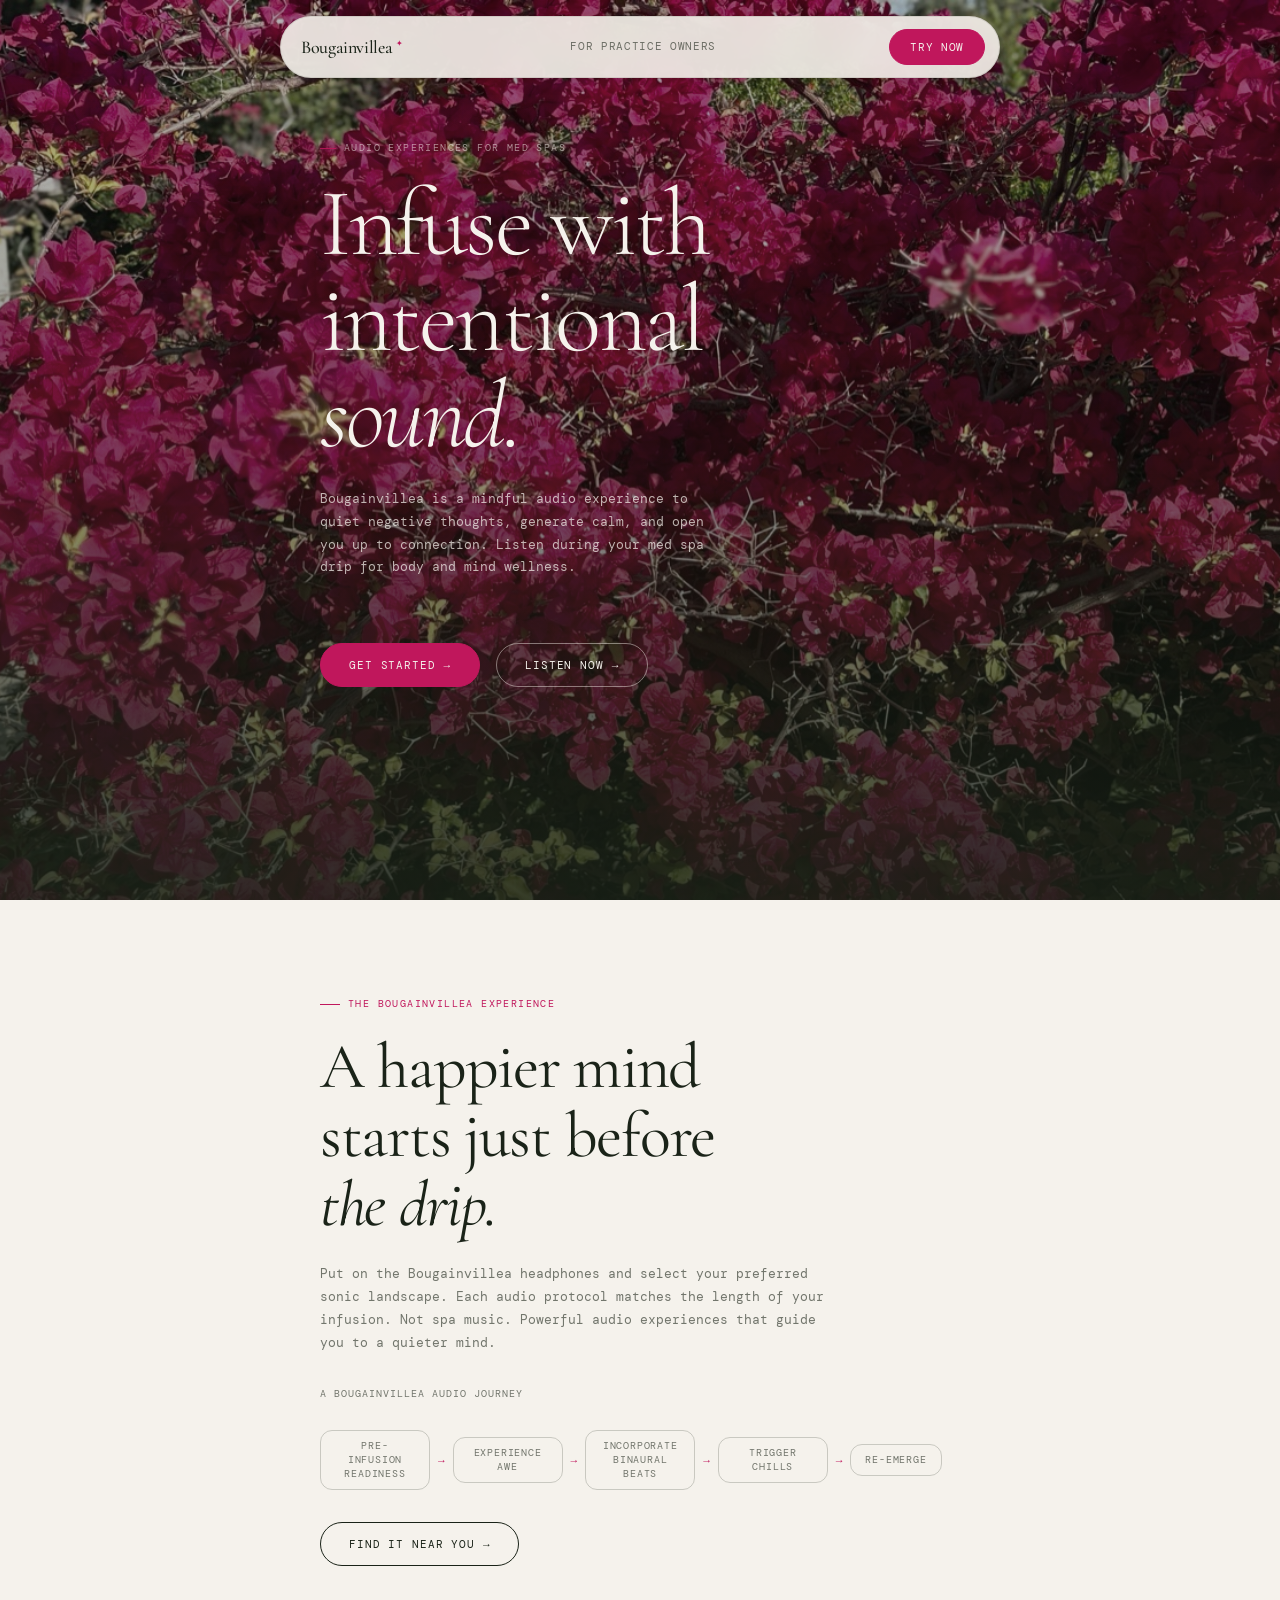
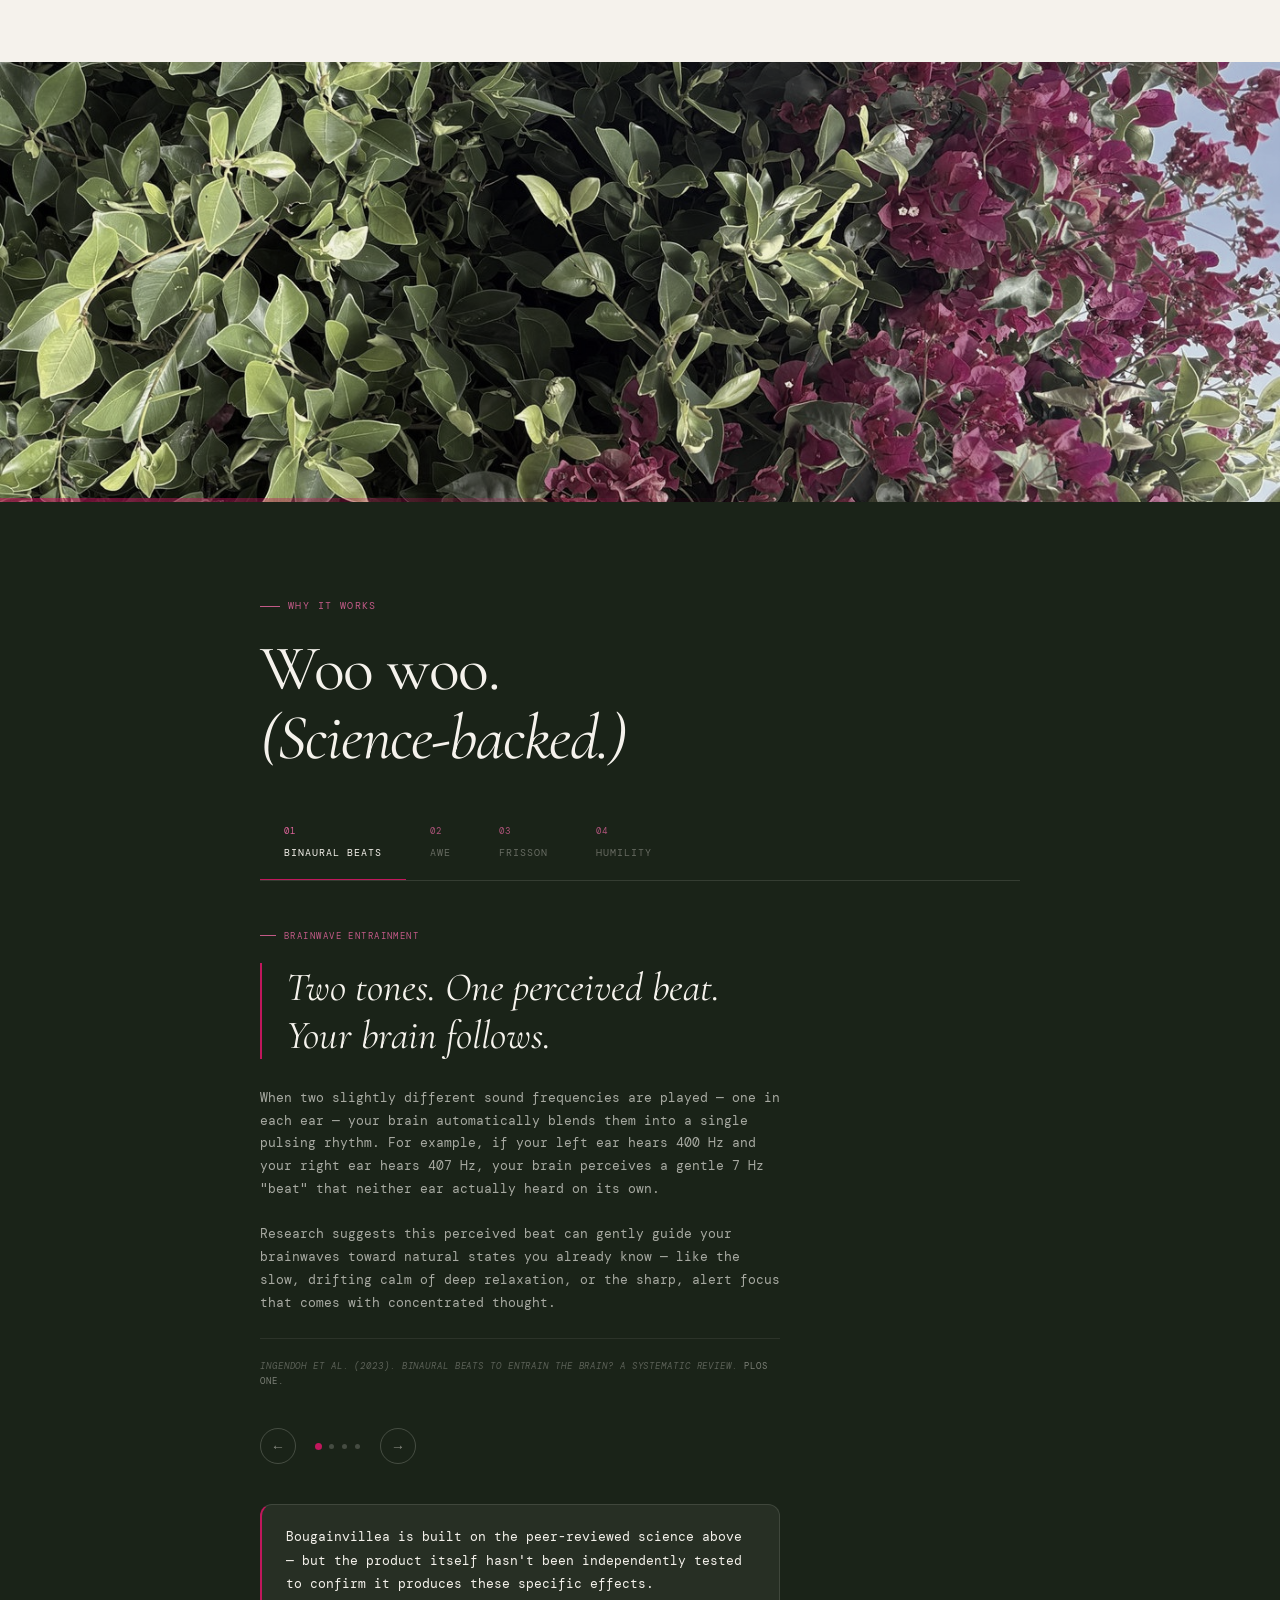
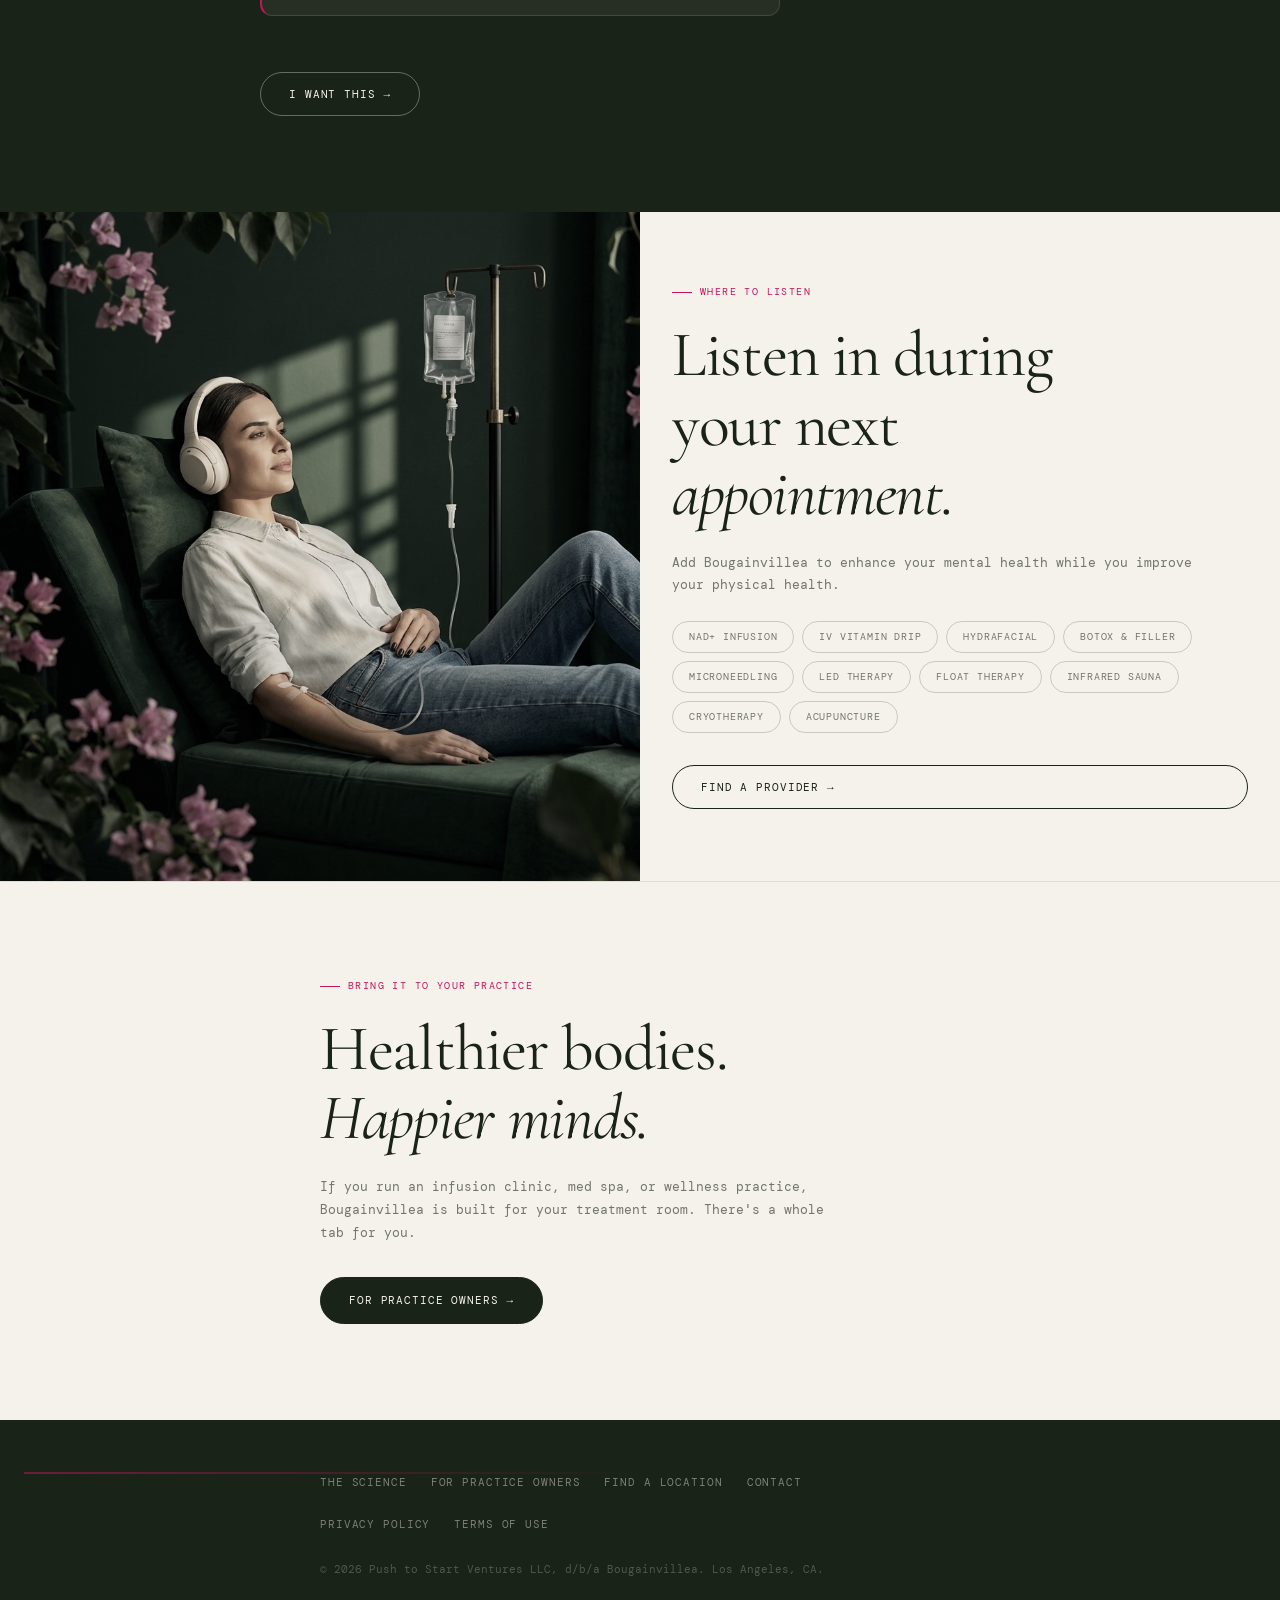
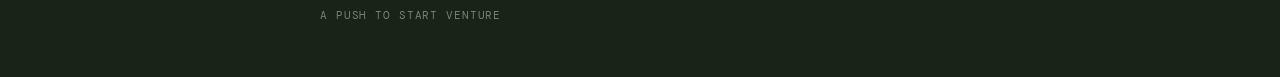
<file: index.html>
<!DOCTYPE html>
<html lang="en">
<head>
  <meta charset="UTF-8" />
  <meta name="viewport" content="width=device-width, initial-scale=1.0" />
  <title>Bougainvillea — Right Your Mind While Your Drip Runs</title>
  <meta name="description" content="A binaural audio experience for your NAD+ or vitamin infusion. While your body heals, Bougainvillea guides your mind somewhere calmer, more open, and unexpectedly at peace." />
  <link rel="stylesheet" href="css/style.css" />
</head>
<body>

  <!-- ── Floating Nav ──────────────────────────────── -->
  <nav class="nav" id="main-nav" aria-label="Main navigation">
    <div class="nav__row">
      <a href="index.html" class="nav__logo">Bougainvillea</a>
      <div class="nav__links">
        <a href="index.html" class="nav__tab active">For Users</a>
        <a href="operators.html" class="nav__tab">For Practice Owners</a>
      </div>
      <button class="nav__cta" id="demo-toggle" onclick="toggleDemo()">Try Now</button>
    </div>
    <div class="nav__player" id="nav-player">
      <audio id="demo-audio" src="demo-tracks/bou-joshua-tree-10min.m4a" preload="none"></audio>
      <button class="nav__play-btn" id="demo-play-btn" onclick="toggleAudio()" aria-label="Play">▶</button>
      <div class="nav__player-meta">
        <span class="nav__player-track">Joshua Tree | 10 Minute Demo</span>
        <div class="nav__player-progress" id="demo-progress" role="slider" aria-label="Seek">
          <div class="nav__player-fill" id="demo-fill"></div>
        </div>
      </div>
      <span class="nav__player-time" id="demo-time">0:00</span>
      <button class="nav__player-close" onclick="closeDemo()" aria-label="Close player">✕</button>
    </div>
  </nav>

  <main class="page">

    <!-- ── 01 · Hero ─────────────────────────────── -->
    <section class="hero" aria-label="Hero">
      <div class="hero__bg" aria-hidden="true">
        <!-- Bougainvillea-draped doorway, Mediterranean -->
        <img
          src="images/hero-consumer.jpg"
          alt="Vibrant bougainvillea blooms in full sun"
          loading="eager"
        />
      </div>
      <div class="hero__overlay" aria-hidden="true"></div>
      <div class="hero__content">
        <span class="hero__eyebrow">Audio experiences for med spas</span>
        <h1 class="hero__headline">
          Infuse with<br>
          intentional<br>
          <em>sound.</em>
        </h1>
        <p class="hero__sub">
          Bougainvillea is a mindful audio experience to quiet negative thoughts, generate calm, and open you up to connection. Listen during your med spa drip for body and mind wellness.
        </p>
        <div class="hero__ctas mt-32">
          <button class="btn" onclick="openModal('modal-user')">Get Started →</button>
          <button class="btn btn--outline" onclick="toggleDemo()">Listen Now →</button>
        </div>
      </div>
    </section>

    <!-- ── 02 · The Experience ───────────────────── -->
    <section class="section" id="experience">
      <div class="inner">
        <span class="label">The Bougainvillea Experience</span>
        <h2>
          A happier mind<br>
          starts just before<br>
          <em>the drip.</em>
        </h2>
        <p class="body mt-24">
          Put on the Bougainvillea headphones and select your preferred sonic landscape. Each audio protocol matches the length of your infusion. Not spa music. Powerful audio experiences that guide you to a quieter mind.
        </p>
        <span class="phases__label mt-32">A Bougainvillea Audio Journey</span>
        <div class="phases">
          <span class="phases__item">Pre-infusion readiness</span>
          <span class="phases__arrow" aria-hidden="true">→</span>
          <span class="phases__item">Experience Awe</span>
          <span class="phases__arrow" aria-hidden="true">→</span>
          <span class="phases__item">Incorporate Binaural Beats</span>
          <span class="phases__arrow" aria-hidden="true">→</span>
          <span class="phases__item">Trigger Chills</span>
          <span class="phases__arrow" aria-hidden="true">→</span>
          <span class="phases__item">Re-emerge</span>
        </div>
        <button class="btn mt-32" onclick="openModal('modal-user')">Find It Near You →</button>
      </div>
    </section>

    <!-- ── 02b · IV session image (mobile only, swapped to position 2) ── -->
    <div class="img-block mobile-iv-break" aria-hidden="true" style="aspect-ratio:16/9; max-height:480px;">
      <img
        src="images/consumer-iv-session.png"
        alt="Woman relaxing with headphones during an IV infusion session"
        loading="lazy"
      />
    </div>

    <!-- ── 02c · Bougainvillea image break (desktop only) ───────── -->
    <div class="img-block mobile-flowers-hide" aria-hidden="true" style="aspect-ratio:16/7; max-height:440px;">
      <img
        src="images/break-consumer.jpg"
        alt="Bougainvillea blooms meeting a lush green hedge"
        loading="lazy"
      />
    </div>

    <!-- ── 03 · The Science (Dark) ───────────────── -->
    <section class="section--dark" id="science">
      <div class="sci-inner">

        <div class="sci-header">
          <span class="label">Why It Works</span>
          <h2>
            Woo woo.<br>
            <em>(Science-backed.)</em>
          </h2>
        </div>

        <!-- Step Nav -->
        <nav class="sci-nav "role="tablist" aria-label="Science topics">
          <button class="sci-nav__tab sci-nav__tab--active" role="tab"
                  aria-selected="true" aria-controls="sci-slide-0" data-slide="0">
            <span class="sci-nav__num">01</span>
            <span class="sci-nav__name">Binaural Beats</span>
          </button>
          <button class="sci-nav__tab" role="tab"
                  aria-selected="false" aria-controls="sci-slide-1" data-slide="1">
            <span class="sci-nav__num">02</span>
            <span class="sci-nav__name">Awe</span>
          </button>
          <button class="sci-nav__tab" role="tab"
                  aria-selected="false" aria-controls="sci-slide-2" data-slide="2">
            <span class="sci-nav__num">03</span>
            <span class="sci-nav__name">Frisson</span>
          </button>
          <button class="sci-nav__tab" role="tab"
                  aria-selected="false" aria-controls="sci-slide-3" data-slide="3">
            <span class="sci-nav__num">04</span>
            <span class="sci-nav__name">Humility</span>
          </button>
        </nav>

        <!-- Slides -->
        <div class="sci-slides "aria-live="polite">

          <div class="sci-slide sci-slide--active" id="sci-slide-0" role="tabpanel">
            <span class="sci-slide__topic">Brainwave Entrainment</span>
            <p class="sci-slide__finding">
              Two tones. One perceived beat.<br class="sci-break"> Your brain follows.
            </p>
            <p class="body sci-slide__body">
              When two slightly different sound frequencies are played — one in each ear — your brain automatically blends them into a single pulsing rhythm. For example, if your left ear hears 400 Hz and your right ear hears 407 Hz, your brain perceives a gentle 7 Hz "beat" that neither ear actually heard on its own.<br><br>Research suggests this perceived beat can gently guide your brainwaves toward natural states you already know — like the slow, drifting calm of deep relaxation, or the sharp, alert focus that comes with concentrated thought.
            </p>
            <cite class="sci-slide__cite">
              Ingendoh et al. (2023). Binaural Beats to Entrain the Brain? A Systematic Review.
              <em>PLOS ONE.</em>
            </cite>
          </div>

          <div class="sci-slide" id="sci-slide-1" role="tabpanel" hidden>
            <span class="sci-slide__topic">The Awe Response</span>
            <p class="sci-slide__finding">
              Awe quiets stress.<br>Down to the cellular level.
            </p>
            <p class="body sci-slide__body">
              Awe activates the vagus nerve, reduces sympathetic arousal, and lowers inflammatory cytokines including IL-6. Music is among the most reliable awe elicitors, and research identifies five distinct pathways through which awe produces measurable improvements in both mental and physical health.
            </p>
            <cite class="sci-slide__cite">
              Monroy &amp; Keltner (2023). Awe as a Pathway to Mental and Physical Health.
              <em>Perspectives on Psychological Science.</em>
            </cite>
          </div>

          <div class="sci-slide" id="sci-slide-2" role="tabpanel" hidden>
            <span class="sci-slide__topic">Music-Evoked Chills</span>
            <p class="sci-slide__finding">
              Those chills you feel?<br>That's dopamine.
            </p>
            <p class="body sci-slide__body">
              Roughly 90% of people experience frisson, the involuntary shiver music can produce at moments of peak beauty. It activates the nucleus accumbens, the brain's reward center, releasing dopamine in the same cascade linked to pleasure, transcendence, and awe. Music is one of its most reliable triggers.
            </p>
            <cite class="sci-slide__cite">
              de Fleurian &amp; Pearce (2021). Chills in Music: A Systematic Review.
              <em>Psychological Bulletin.</em>
            </cite>
          </div>

          <div class="sci-slide" id="sci-slide-3" role="tabpanel" hidden>
            <span class="sci-slide__topic">The Small Self</span>
            <p class="sci-slide__finding">
              Feeling small, in the best way, is good for you.
            </p>
            <p class="body sci-slide__body">
              Awe produces a quieting of the ego researchers call "self-diminishment," a more accurate self-view that generates genuine humility. Awe-prone people are rated as more humble by the people who know them best, and this humility predicts better relationships, greater prosociality, and lasting improvements in well-being.
            </p>
            <cite class="sci-slide__cite">
              Stellar et al. (2018). Awe and Humility.
              <em>Journal of Personality and Social Psychology.</em>
            </cite>
          </div>

        </div><!-- /sci-slides -->

        <!-- Prev / Dots / Next -->
        <div class="sci-controls">
          <button class="sci-ctrl sci-ctrl--prev" aria-label="Previous">←</button>
          <div class="sci-dots" aria-hidden="true">
            <span class="sci-dot sci-dot--active"></span>
            <span class="sci-dot"></span>
            <span class="sci-dot"></span>
            <span class="sci-dot"></span>
          </div>
          <button class="sci-ctrl sci-ctrl--next" aria-label="Next">→</button>
        </div>

        <div class="sci-cta">
          <p class="sci-disclaimer">
            Bougainvillea is built on the peer-reviewed science above — but the product itself hasn't been independently tested to confirm it produces these specific effects.
          </p>
          <button class="btn" onclick="openModal('modal-user')">I Want This →</button>
        </div>

      </div><!-- /sci-inner -->
    </section>

    <script>
    (function () {
      const tabs   = document.querySelectorAll('.sci-nav__tab');
      const slides = document.querySelectorAll('.sci-slide');
      const dots   = document.querySelectorAll('.sci-dot');
      const prev   = document.querySelector('.sci-ctrl--prev');
      const next   = document.querySelector('.sci-ctrl--next');
      let   cur    = 0;

      function goTo(n) {
        const total = slides.length;
        cur = ((n % total) + total) % total;

        tabs.forEach(function (t, i) {
          const active = i === cur;
          t.classList.toggle('sci-nav__tab--active', active);
          t.setAttribute('aria-selected', active);
        });

        slides.forEach(function (s, i) {
          const active = i === cur;
          s.classList.toggle('sci-slide--active', active);
          active ? s.removeAttribute('hidden') : s.setAttribute('hidden', '');
        });

        dots.forEach(function (d, i) {
          d.classList.toggle('sci-dot--active', i === cur);
        });
      }

      tabs.forEach(function (t) {
        t.addEventListener('click', function () { goTo(+t.dataset.slide); });
      });

      prev.addEventListener('click', function () { goTo(cur - 1); });
      next.addEventListener('click', function () { goTo(cur + 1); });
    })();
    </script>

    <!-- ── 03b · Flowers image (mobile only, above locations) ───────── -->
    <div class="img-block mobile-flowers-show" aria-hidden="true" style="aspect-ratio:16/7; max-height:440px;">
      <img
        src="images/break-consumer.jpg"
        alt="Bougainvillea blooms meeting a lush green hedge"
        loading="lazy"
      />
    </div>

    <!-- ── 04 · Where to Find It ─────────────────── -->
    <section id="locations">
      <div class="two-col">
        <div class="two-col__image">
          <img
            src="images/consumer-iv-session.png"
            alt="Woman relaxing with headphones during an IV infusion session"
            loading="lazy"
          />
        </div>
        <div class="two-col__text">
          <span class="label">Where to Listen</span>
          <h2>
            Listen in during<br>
            your next<br>
            <em>appointment.</em>
          </h2>
          <p class="body mt-24">
            Add Bougainvillea to enhance your mental health while you improve your physical health.
          </p>
          <div class="pills">
            <span class="pill">NAD+ Infusion</span>
            <span class="pill">IV Vitamin Drip</span>
            <span class="pill">HydraFacial</span>
            <span class="pill">Botox &amp; Filler</span>
            <span class="pill">Microneedling</span>
            <span class="pill">LED Therapy</span>
            <span class="pill">Float Therapy</span>
            <span class="pill">Infrared Sauna</span>
            <span class="pill">Cryotherapy</span>
            <span class="pill">Acupuncture</span>
          </div>
          <button class="btn" onclick="openModal('modal-user')">Find a Provider →</button>
        </div>
      </div>
    </section>

    <!-- ── 05 · Closing CTA ───────────────────────── -->
    <section class="section" style="border-top: 1px solid var(--ink-10);">
      <div class="inner">
        <span class="label">Bring It to Your Practice</span>
        <h2>
          Healthier bodies.<br>
          <em>Happier minds.</em>
        </h2>
        <p class="body mt-24">
          If you run an infusion clinic, med spa, or wellness practice, Bougainvillea is built for your treatment room. There's a whole tab for you.
        </p>
        <a href="operators.html" class="btn btn--solid">For Practice Owners →</a>
      </div>
    </section>

  </main>

  <!-- ── Footer ────────────────────────────────────── -->
  <!-- ── Modal: Try Now (Consumer) ──────────────────── -->
  <div id="modal-user" class="modal" hidden aria-hidden="true" role="dialog" aria-modal="true" aria-labelledby="modal-user-title">
    <div class="modal__panel" tabindex="-1">
      <button class="modal__close" aria-label="Close">✕</button>
      <span class="modal__eyebrow">Get Early Access</span>
      <h2 class="modal__title" id="modal-user-title">Find it near<br><em>you.</em></h2>
      <p class="modal__subtitle">Tell us where you are. We'll let you know as soon as Bougainvillea is available at a clinic nearby.</p>

      <form class="modal__form" action="https://formspree.io/f/xkopkbqr" method="POST">
        <div class="modal__field">
          <label class="modal__label" for="u-name">Name</label>
          <input class="modal__input" id="u-name" name="name" type="text" placeholder="Your name" required autocomplete="name" />
        </div>
        <div class="modal__field">
          <label class="modal__label" for="u-email">Email</label>
          <input class="modal__input" id="u-email" name="email" type="email" placeholder="you@example.com" required autocomplete="email" />
        </div>
        <div class="modal__field">
          <label class="modal__label" for="u-city">City <span style="opacity:0.45; font-size:8px;">(optional)</span></label>
          <input class="modal__input" id="u-city" name="city" type="text" placeholder="Los Angeles" autocomplete="address-level2" />
        </div>
        <button class="modal__submit" type="submit" data-label="Notify Me">Notify Me</button>
        <p class="modal__privacy">No spam. Just your local launch.</p>
      </form>

      <div class="modal__success" hidden>
        <span class="modal__success-icon">✦</span>
        <h3>You're on the list.</h3>
        <p>We'll reach out as soon as Bougainvillea is available near you.</p>
      </div>
      <p class="modal__error" hidden>Something went wrong. Please try again or email us at hello@bougainvillea.care.</p>
    </div>
  </div>

  <script src="js/main.js"></script>
  <footer class="footer">
    <div class="footer__inner">
      <nav class="footer__links" aria-label="Footer navigation">
        <a href="#science" class="footer__link">The Science</a>
        <a href="operators.html" class="footer__link">For Practice Owners</a>
        <a href="#locations" class="footer__link">Find a Location</a>
        <a href="mailto:hello@bougainvillea.care" class="footer__link">Contact</a>
        <div class="footer__legal-group">
          <a href="privacy.html" class="footer__link">Privacy Policy</a>
          <a href="terms.html" class="footer__link">Terms of Use</a>
        </div>
      </nav>
      <p class="footer__copy">© 2026 Push to Start Ventures LLC, d/b/a Bougainvillea. Los Angeles, CA.</p>
      <p class="footer__copy"><a href="https://pushtostart.ventures" class="footer__link" target="_blank" rel="noopener">A Push to Start Venture</a></p>
    </div>
  </footer>

</body>
</html>
</file>
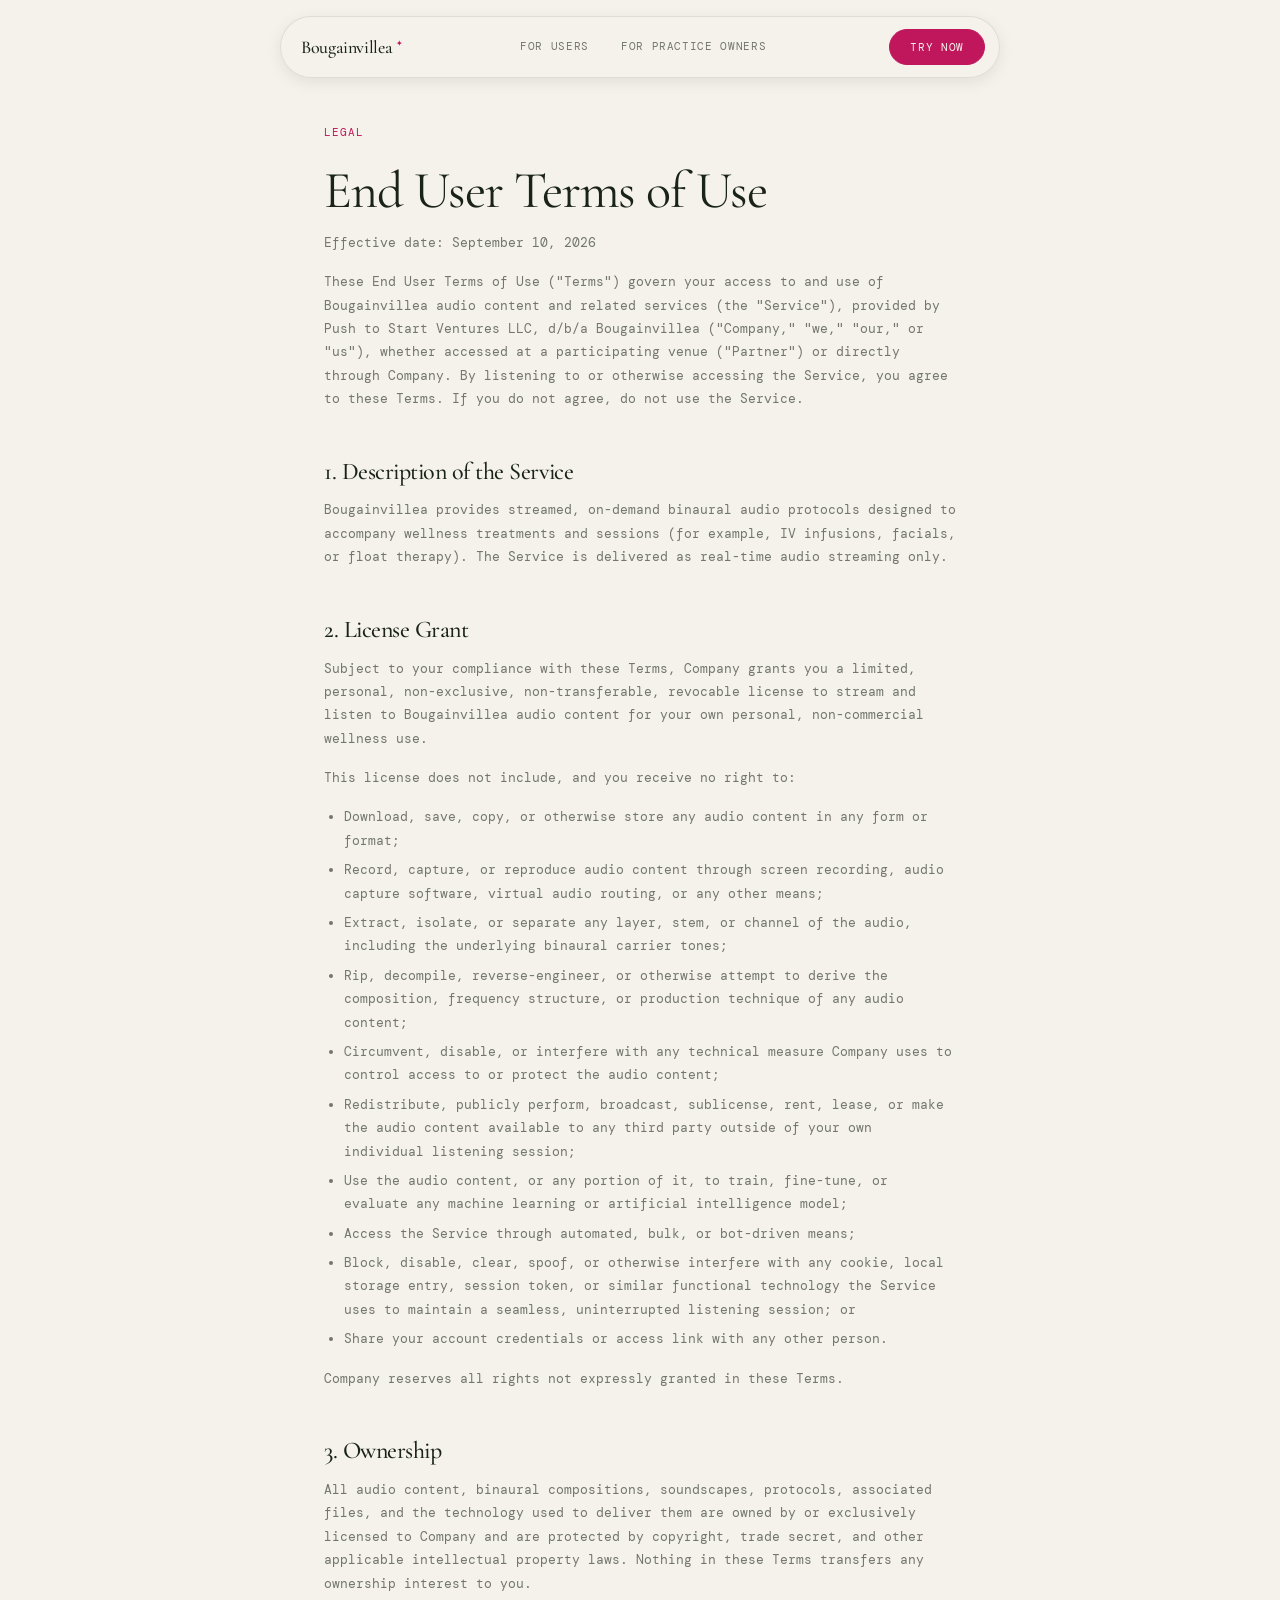
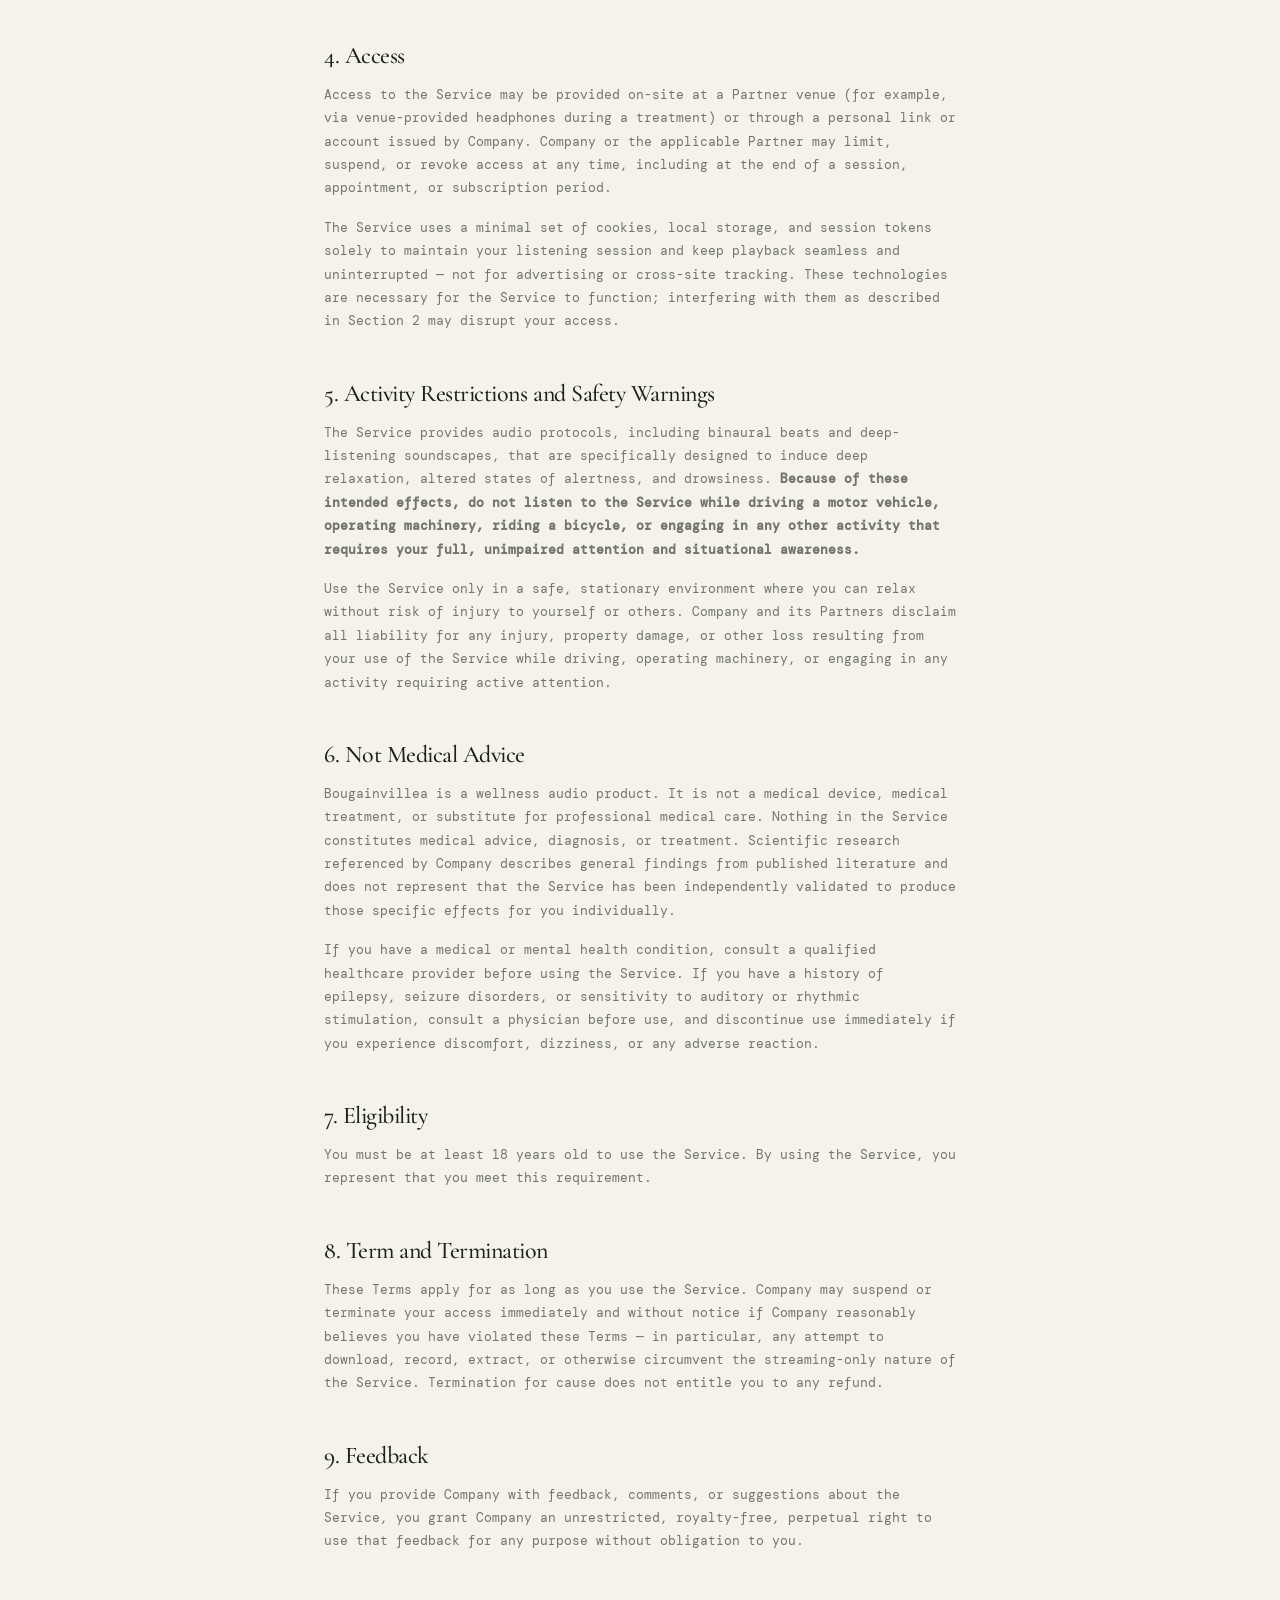
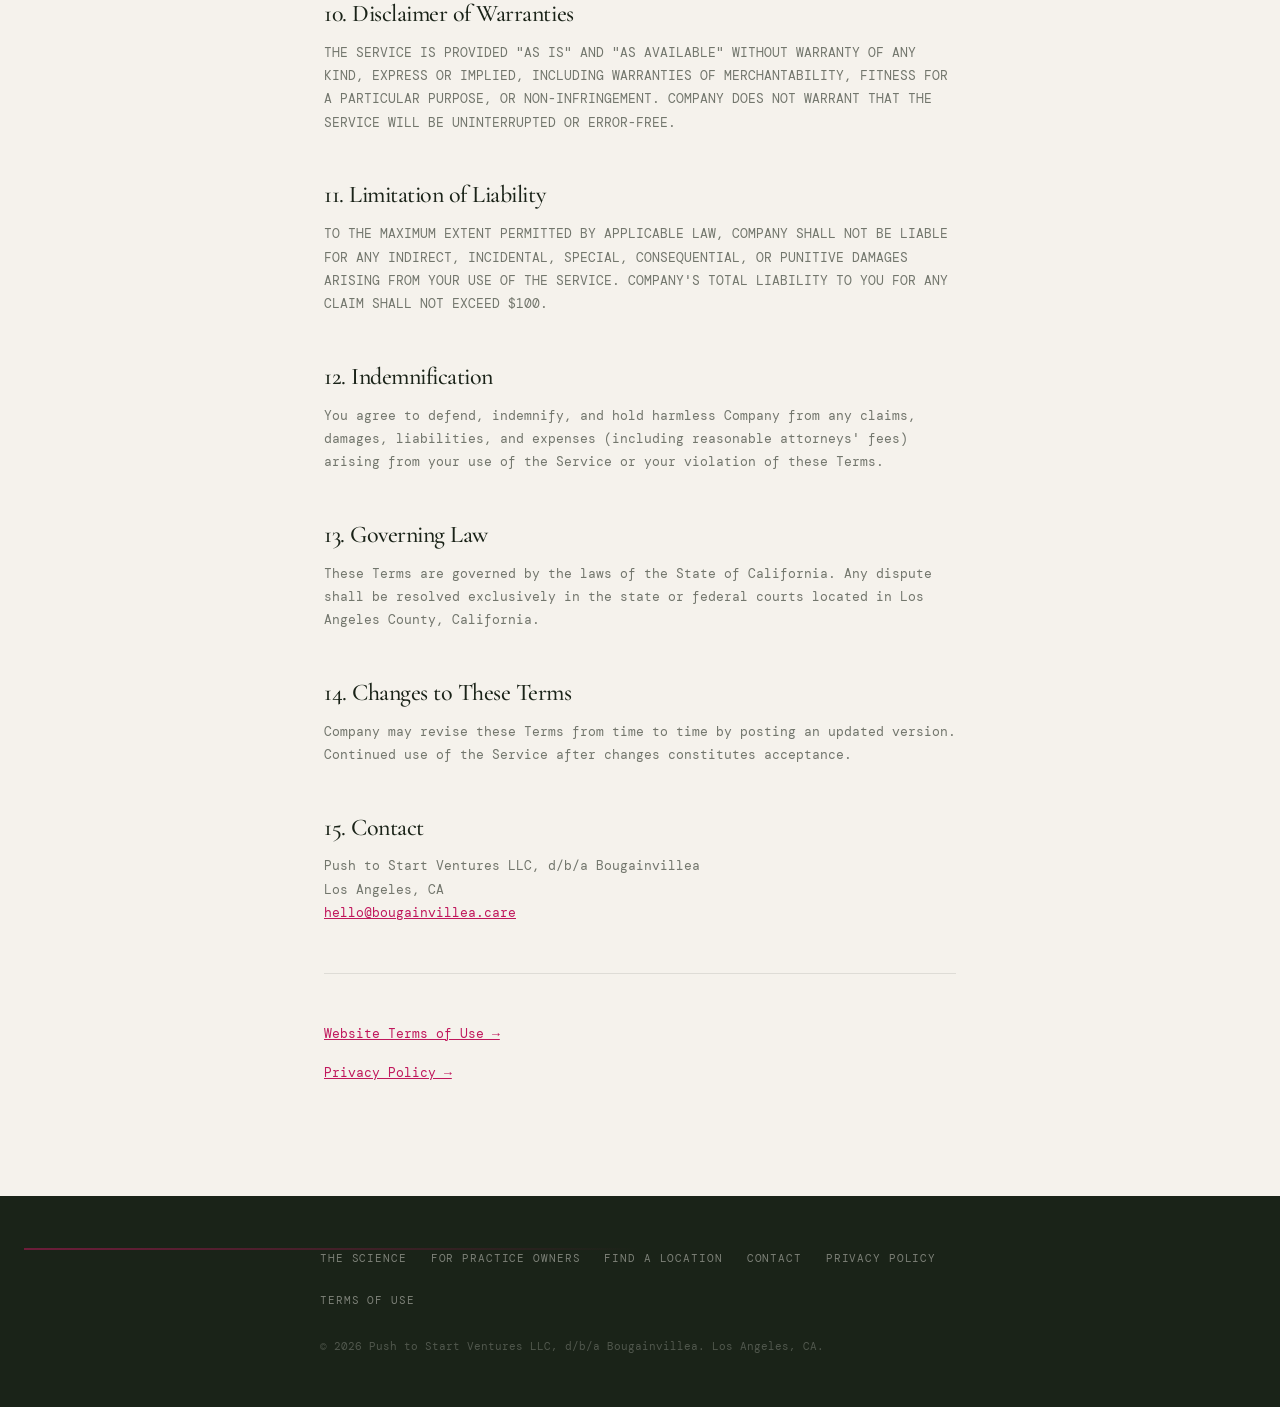
<file: end-user-terms.html>
<!DOCTYPE html>
<html lang="en">
<head>
  <meta charset="UTF-8" />
  <meta name="viewport" content="width=device-width, initial-scale=1.0" />
  <title>End User Terms of Use — Bougainvillea</title>
  <meta name="description" content="Terms governing listening sessions with the Bougainvillea audio product." />
  <link rel="stylesheet" href="css/style.css" />
  <style>
    .legal { max-width: 680px; margin: 0 auto; padding: calc(var(--nav-h) + 64px) 24px 96px; }
    .legal__eyebrow { font-family: var(--mono); font-size: 11px; letter-spacing: 0.10em; text-transform: uppercase; color: var(--bloom); display: block; margin-bottom: 20px; }
    .legal__title { font-family: var(--serif); font-size: clamp(36px, 6vw, 52px); font-weight: 400; line-height: 1.1; color: var(--ink); margin-bottom: 12px; }
    .legal__date { font-family: var(--mono); font-size: 11px; color: var(--ink-60); margin-bottom: 56px; }
    .legal h2 { font-family: var(--serif); font-size: 24px; font-weight: 500; color: var(--ink); margin: 48px 0 14px; }
    .legal p { font-family: var(--mono); font-size: 13px; line-height: 1.8; color: var(--ink-60); margin-bottom: 16px; }
    .legal ul { font-family: var(--mono); font-size: 13px; line-height: 1.8; color: var(--ink-60); padding-left: 20px; margin-bottom: 16px; }
    .legal ul li { margin-bottom: 6px; }
    .legal a { color: var(--bloom); text-decoration: underline; }
    .legal hr { border: none; border-top: 1px solid var(--ink-10); margin: 48px 0; }
  </style>
</head>
<body>

  <nav class="nav" aria-label="Main navigation">
    <div class="nav__row">
      <a href="index.html" class="nav__logo">Bougainvillea</a>
      <div class="nav__links">
        <a href="index.html" class="nav__tab">For Users</a>
        <a href="operators.html" class="nav__tab">For Practice Owners</a>
      </div>
      <button class="nav__cta" onclick="window.location='index.html'">Try Now</button>
    </div>
  </nav>

  <main>
    <div class="legal">

      <span class="legal__eyebrow">Legal</span>
      <h1 class="legal__title">End User Terms of Use</h1>
      <p class="legal__date">Effective date: September 10, 2026</p>

      <p>These End User Terms of Use ("Terms") govern your access to and use of Bougainvillea audio content and related services (the "Service"), provided by Push to Start Ventures LLC, d/b/a Bougainvillea ("Company," "we," "our," or "us"), whether accessed at a participating venue ("Partner") or directly through Company. By listening to or otherwise accessing the Service, you agree to these Terms. If you do not agree, do not use the Service.</p>

      <h2>1. Description of the Service</h2>
      <p>Bougainvillea provides streamed, on-demand binaural audio protocols designed to accompany wellness treatments and sessions (for example, IV infusions, facials, or float therapy). The Service is delivered as real-time audio streaming only.</p>

      <h2>2. License Grant</h2>
      <p>Subject to your compliance with these Terms, Company grants you a limited, personal, non-exclusive, non-transferable, revocable license to stream and listen to Bougainvillea audio content for your own personal, non-commercial wellness use.</p>
      <p>This license does not include, and you receive no right to:</p>
      <ul>
        <li>Download, save, copy, or otherwise store any audio content in any form or format;</li>
        <li>Record, capture, or reproduce audio content through screen recording, audio capture software, virtual audio routing, or any other means;</li>
        <li>Extract, isolate, or separate any layer, stem, or channel of the audio, including the underlying binaural carrier tones;</li>
        <li>Rip, decompile, reverse-engineer, or otherwise attempt to derive the composition, frequency structure, or production technique of any audio content;</li>
        <li>Circumvent, disable, or interfere with any technical measure Company uses to control access to or protect the audio content;</li>
        <li>Redistribute, publicly perform, broadcast, sublicense, rent, lease, or make the audio content available to any third party outside of your own individual listening session;</li>
        <li>Use the audio content, or any portion of it, to train, fine-tune, or evaluate any machine learning or artificial intelligence model;</li>
        <li>Access the Service through automated, bulk, or bot-driven means;</li>
        <li>Block, disable, clear, spoof, or otherwise interfere with any cookie, local storage entry, session token, or similar functional technology the Service uses to maintain a seamless, uninterrupted listening session; or</li>
        <li>Share your account credentials or access link with any other person.</li>
      </ul>
      <p>Company reserves all rights not expressly granted in these Terms.</p>

      <h2>3. Ownership</h2>
      <p>All audio content, binaural compositions, soundscapes, protocols, associated files, and the technology used to deliver them are owned by or exclusively licensed to Company and are protected by copyright, trade secret, and other applicable intellectual property laws. Nothing in these Terms transfers any ownership interest to you.</p>

      <h2>4. Access</h2>
      <p>Access to the Service may be provided on-site at a Partner venue (for example, via venue-provided headphones during a treatment) or through a personal link or account issued by Company. Company or the applicable Partner may limit, suspend, or revoke access at any time, including at the end of a session, appointment, or subscription period.</p>
      <p>The Service uses a minimal set of cookies, local storage, and session tokens solely to maintain your listening session and keep playback seamless and uninterrupted — not for advertising or cross-site tracking. These technologies are necessary for the Service to function; interfering with them as described in Section 2 may disrupt your access.</p>

      <h2>5. Activity Restrictions and Safety Warnings</h2>
      <p>The Service provides audio protocols, including binaural beats and deep-listening soundscapes, that are specifically designed to induce deep relaxation, altered states of alertness, and drowsiness. <strong>Because of these intended effects, do not listen to the Service while driving a motor vehicle, operating machinery, riding a bicycle, or engaging in any other activity that requires your full, unimpaired attention and situational awareness.</strong></p>
      <p>Use the Service only in a safe, stationary environment where you can relax without risk of injury to yourself or others. Company and its Partners disclaim all liability for any injury, property damage, or other loss resulting from your use of the Service while driving, operating machinery, or engaging in any activity requiring active attention.</p>

      <h2>6. Not Medical Advice</h2>
      <p>Bougainvillea is a wellness audio product. It is not a medical device, medical treatment, or substitute for professional medical care. Nothing in the Service constitutes medical advice, diagnosis, or treatment. Scientific research referenced by Company describes general findings from published literature and does not represent that the Service has been independently validated to produce those specific effects for you individually.</p>
      <p>If you have a medical or mental health condition, consult a qualified healthcare provider before using the Service. If you have a history of epilepsy, seizure disorders, or sensitivity to auditory or rhythmic stimulation, consult a physician before use, and discontinue use immediately if you experience discomfort, dizziness, or any adverse reaction.</p>

      <h2>7. Eligibility</h2>
      <p>You must be at least 18 years old to use the Service. By using the Service, you represent that you meet this requirement.</p>

      <h2>8. Term and Termination</h2>
      <p>These Terms apply for as long as you use the Service. Company may suspend or terminate your access immediately and without notice if Company reasonably believes you have violated these Terms — in particular, any attempt to download, record, extract, or otherwise circumvent the streaming-only nature of the Service. Termination for cause does not entitle you to any refund.</p>

      <h2>9. Feedback</h2>
      <p>If you provide Company with feedback, comments, or suggestions about the Service, you grant Company an unrestricted, royalty-free, perpetual right to use that feedback for any purpose without obligation to you.</p>

      <h2>10. Disclaimer of Warranties</h2>
      <p>THE SERVICE IS PROVIDED "AS IS" AND "AS AVAILABLE" WITHOUT WARRANTY OF ANY KIND, EXPRESS OR IMPLIED, INCLUDING WARRANTIES OF MERCHANTABILITY, FITNESS FOR A PARTICULAR PURPOSE, OR NON-INFRINGEMENT. COMPANY DOES NOT WARRANT THAT THE SERVICE WILL BE UNINTERRUPTED OR ERROR-FREE.</p>

      <h2>11. Limitation of Liability</h2>
      <p>TO THE MAXIMUM EXTENT PERMITTED BY APPLICABLE LAW, COMPANY SHALL NOT BE LIABLE FOR ANY INDIRECT, INCIDENTAL, SPECIAL, CONSEQUENTIAL, OR PUNITIVE DAMAGES ARISING FROM YOUR USE OF THE SERVICE. COMPANY'S TOTAL LIABILITY TO YOU FOR ANY CLAIM SHALL NOT EXCEED $100.</p>

      <h2>12. Indemnification</h2>
      <p>You agree to defend, indemnify, and hold harmless Company from any claims, damages, liabilities, and expenses (including reasonable attorneys' fees) arising from your use of the Service or your violation of these Terms.</p>

      <h2>13. Governing Law</h2>
      <p>These Terms are governed by the laws of the State of California. Any dispute shall be resolved exclusively in the state or federal courts located in Los Angeles County, California.</p>

      <h2>14. Changes to These Terms</h2>
      <p>Company may revise these Terms from time to time by posting an updated version. Continued use of the Service after changes constitutes acceptance.</p>

      <h2>15. Contact</h2>
      <p>Push to Start Ventures LLC, d/b/a Bougainvillea<br>Los Angeles, CA<br><a href="mailto:hello@bougainvillea.care">hello@bougainvillea.care</a></p>

      <hr>
      <p><a href="terms.html">Website Terms of Use →</a></p>
      <p><a href="privacy.html">Privacy Policy →</a></p>

    </div>
  </main>

  <footer class="footer">
    <div class="footer__inner">
      <nav class="footer__links" aria-label="Footer navigation">
        <a href="index.html#science" class="footer__link">The Science</a>
        <a href="operators.html" class="footer__link">For Practice Owners</a>
        <a href="index.html#locations" class="footer__link">Find a Location</a>
        <a href="mailto:hello@bougainvillea.care" class="footer__link">Contact</a>
        <a href="privacy.html" class="footer__link">Privacy Policy</a>
        <a href="terms.html" class="footer__link">Terms of Use</a>
      </nav>
      <p class="footer__copy">© 2026 Push to Start Ventures LLC, d/b/a Bougainvillea. Los Angeles, CA.</p>
    </div>
  </footer>

</body>
</html>
</file>
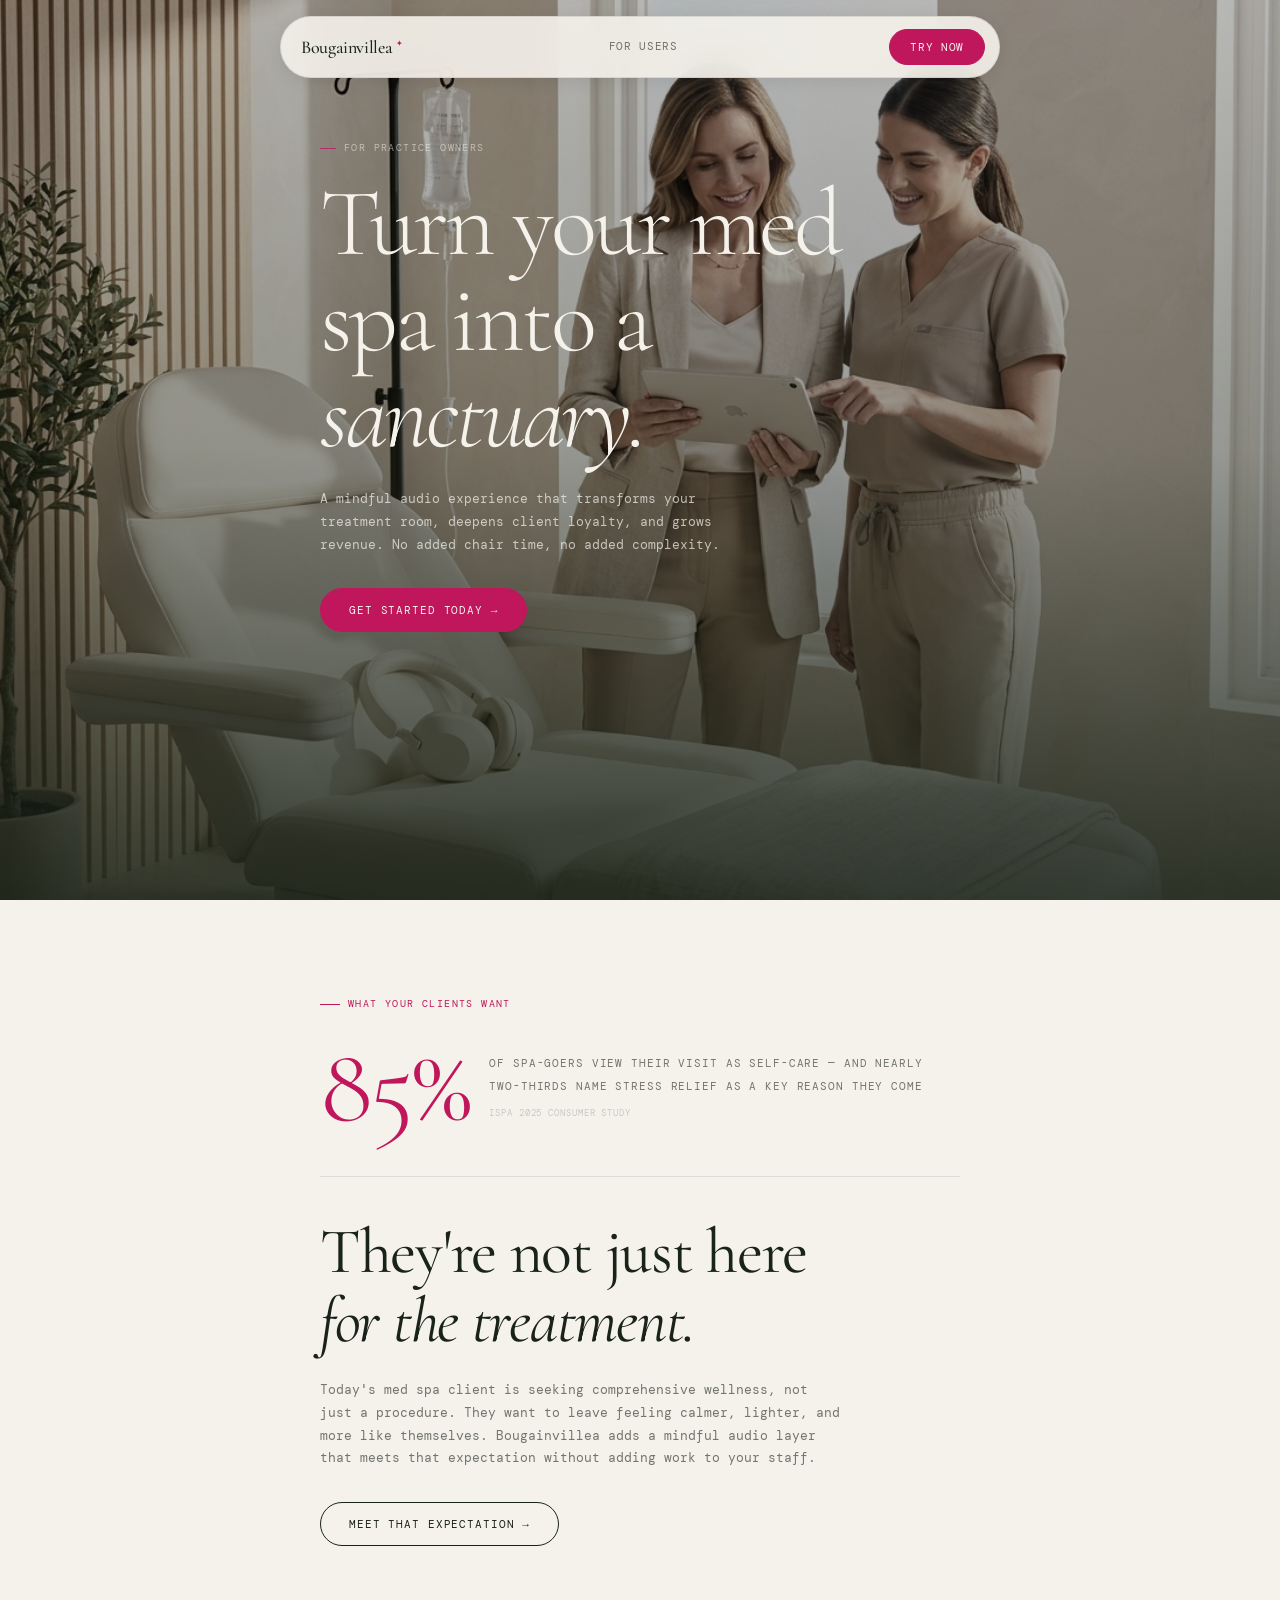
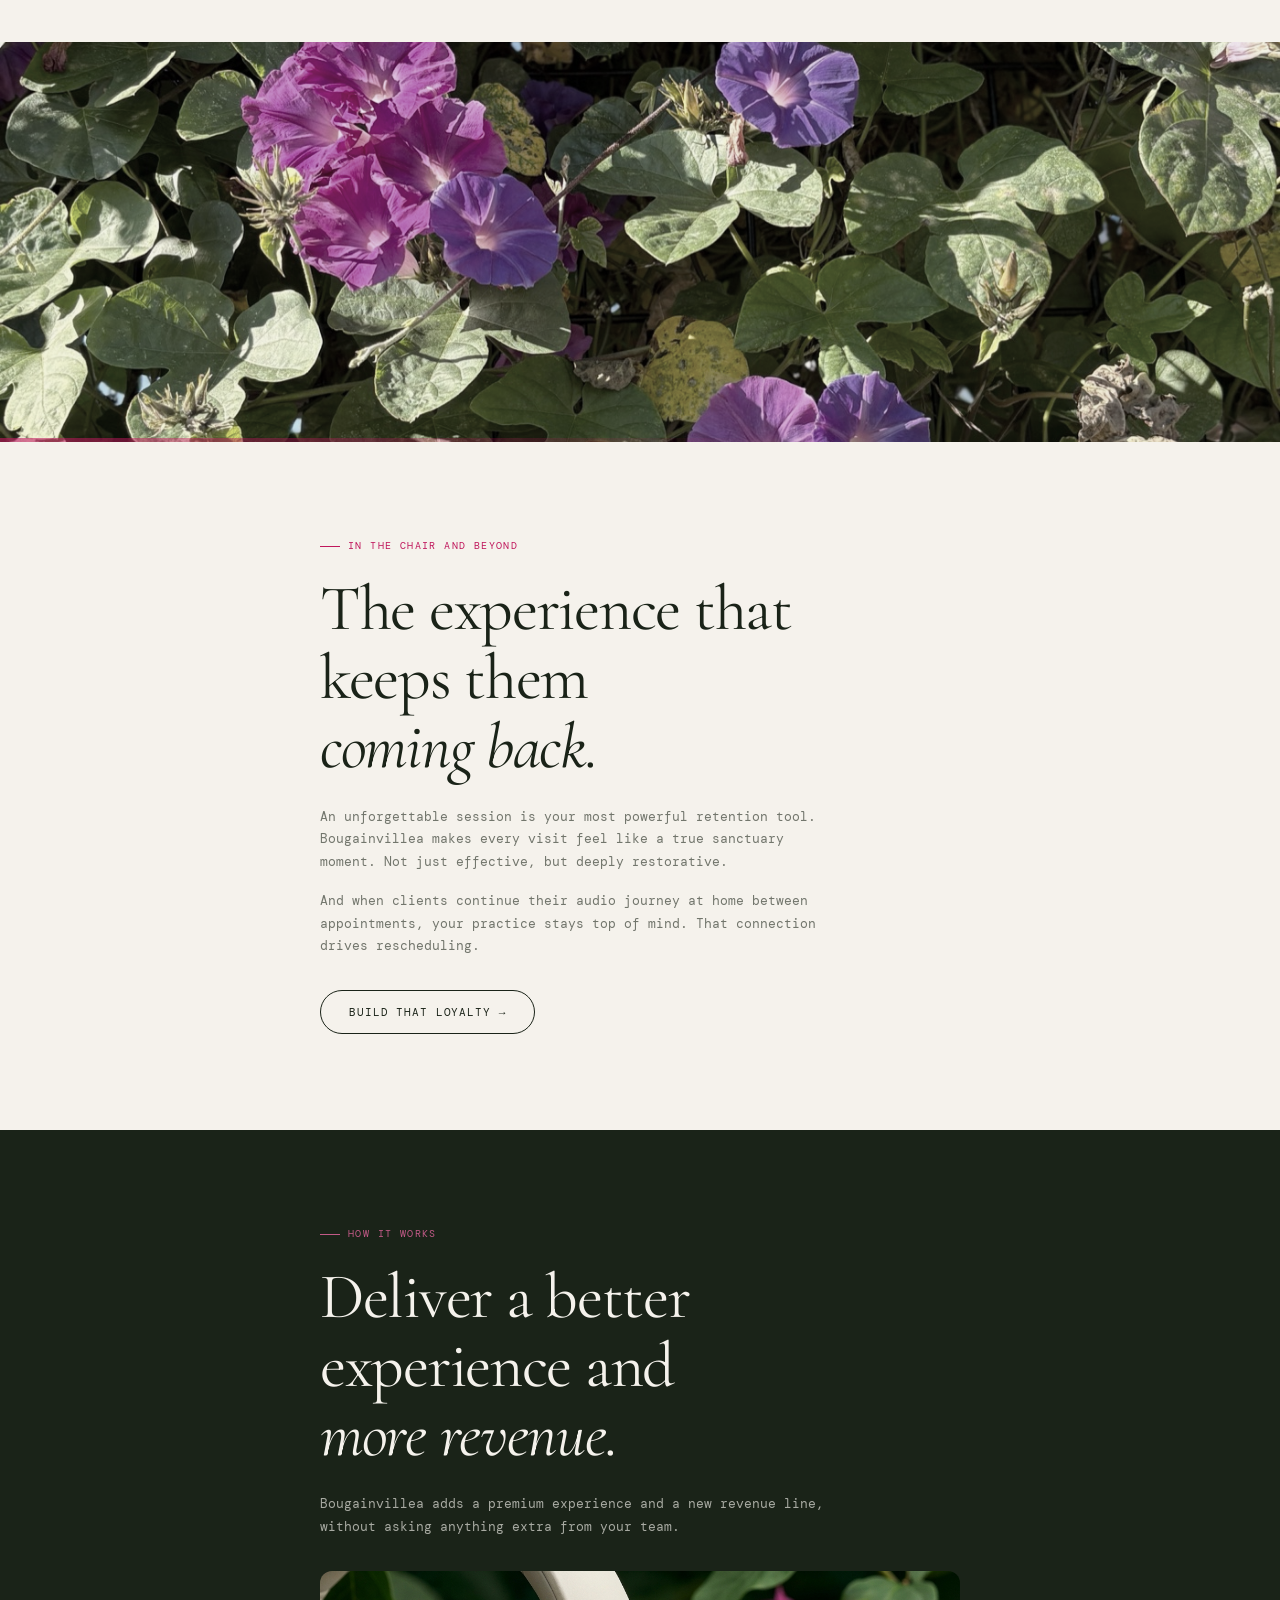
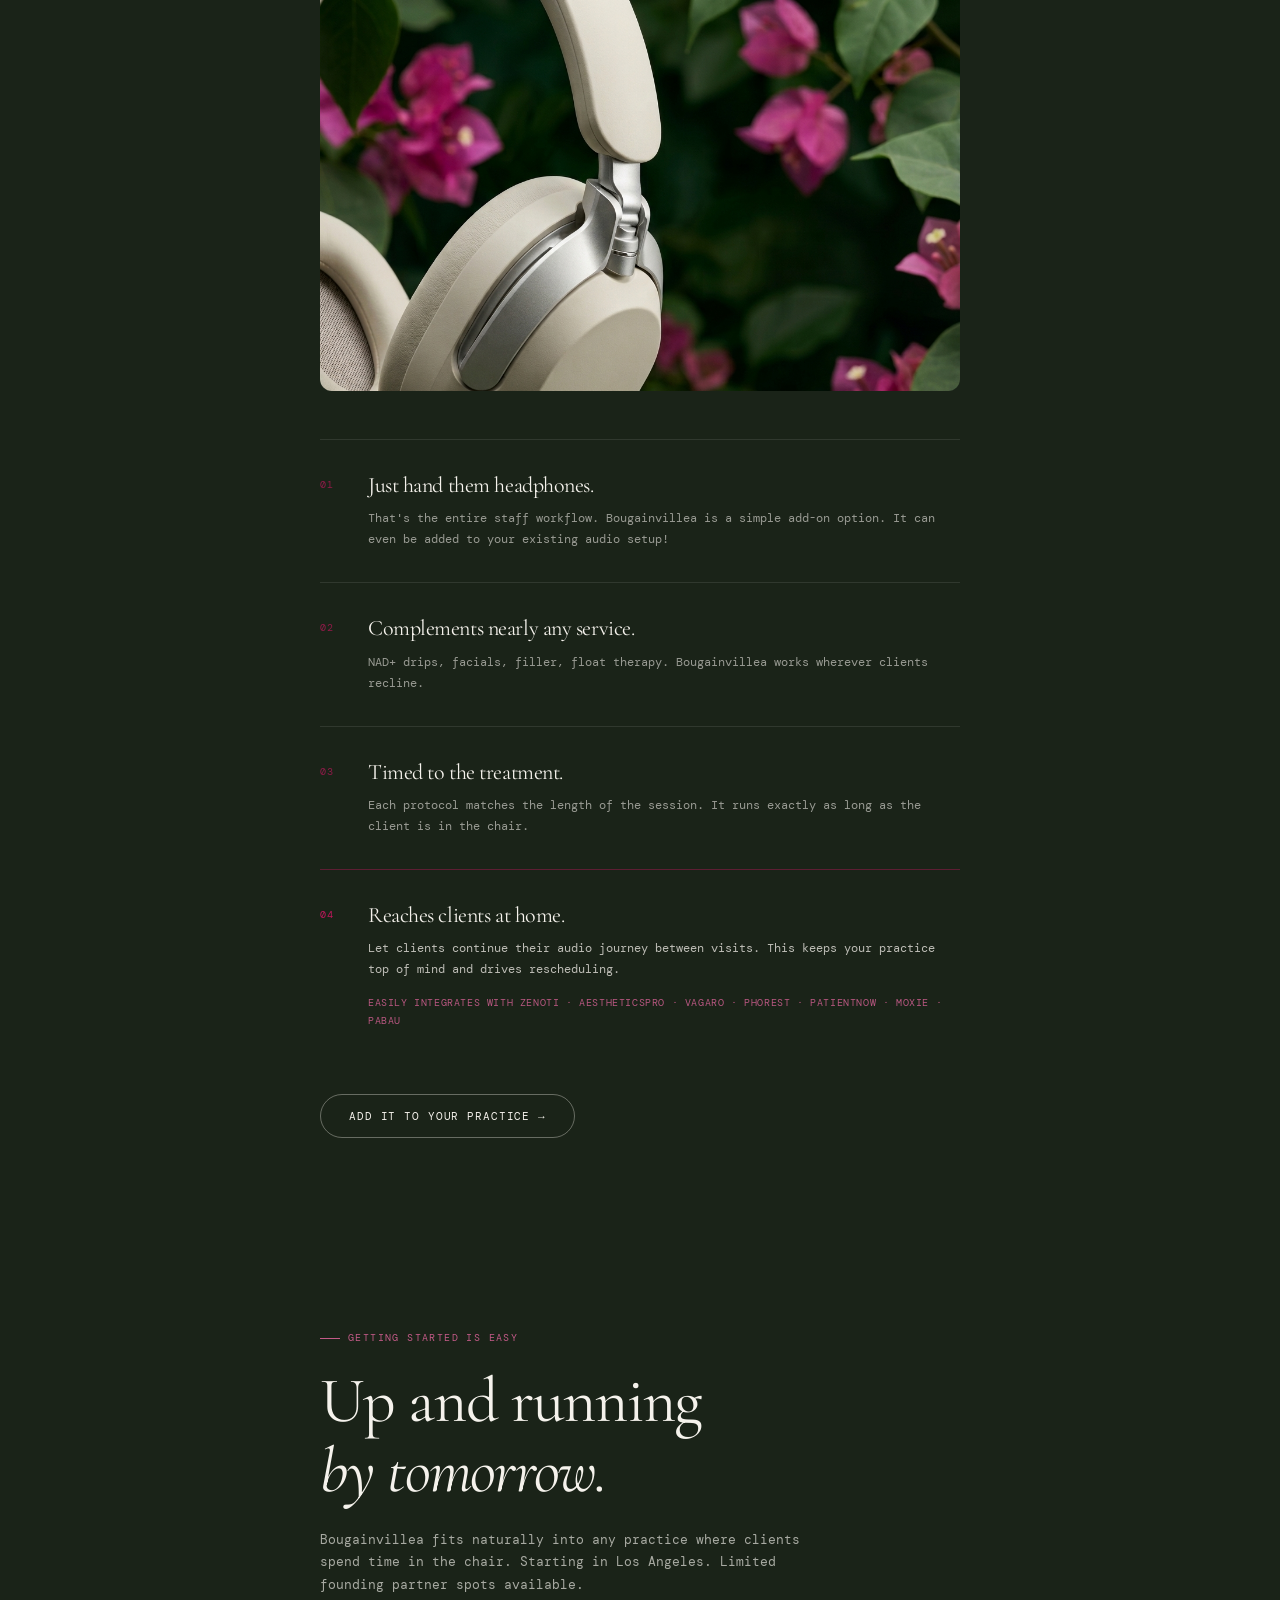
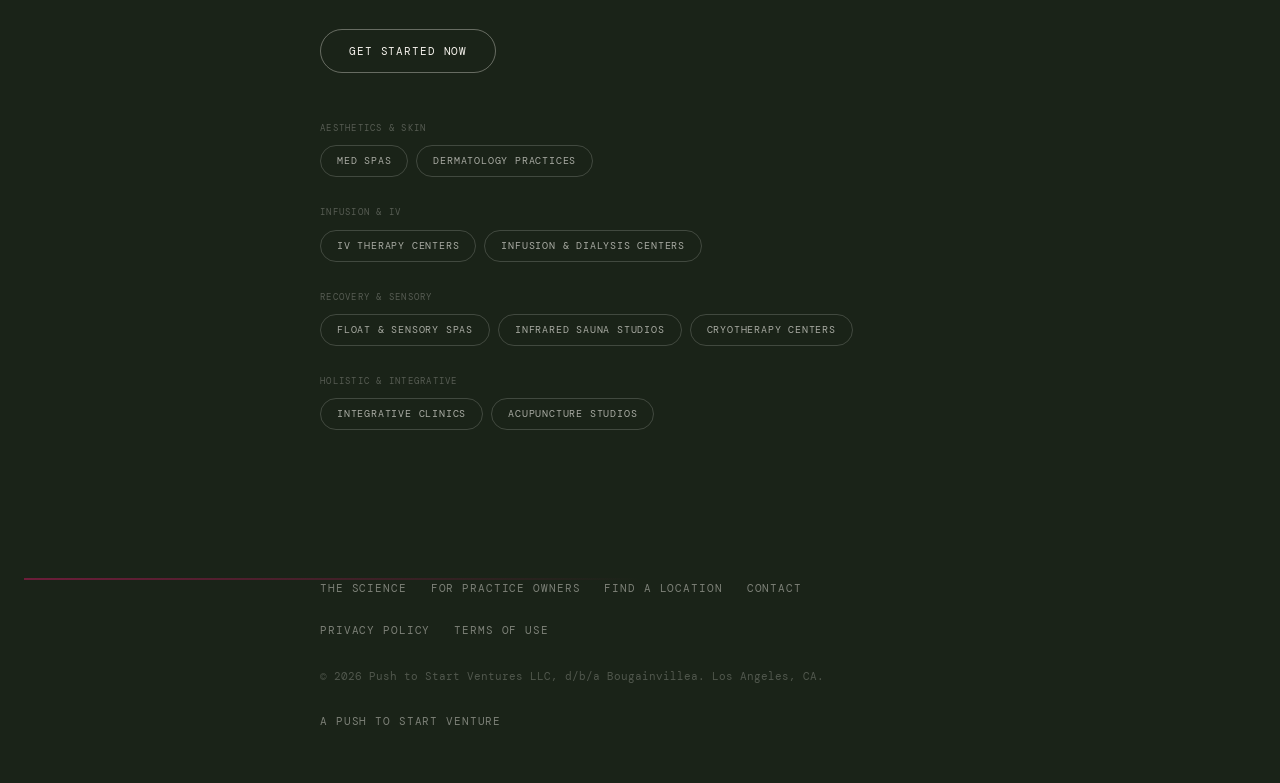
<file: operators.html>
<!DOCTYPE html>
<html lang="en">
<head>
  <meta charset="UTF-8" />
  <meta name="viewport" content="width=device-width, initial-scale=1.0" />
  <title>Bougainvillea — For Practice Owners</title>
  <meta name="description" content="Less than a consumable. Zero staff overhead. Clients who come back and bring others." />
  <link rel="stylesheet" href="css/style.css" />
</head>
<body>

  <!-- ── Floating Nav ──────────────────────────────── -->
  <nav class="nav" id="main-nav" aria-label="Main navigation">
    <div class="nav__row">
      <a href="index.html" class="nav__logo">Bougainvillea</a>
      <div class="nav__links">
        <a href="index.html" class="nav__tab">For Users</a>
        <a href="operators.html" class="nav__tab active">For Practice Owners</a>
      </div>
      <button class="nav__cta" id="demo-toggle" onclick="toggleDemo()">Try Now</button>
    </div>
    <div class="nav__player" id="nav-player">
      <audio id="demo-audio" src="demo-tracks/bou-joshua-tree-10min.m4a" preload="none"></audio>
      <button class="nav__play-btn" id="demo-play-btn" onclick="toggleAudio()" aria-label="Play">▶</button>
      <div class="nav__player-meta">
        <span class="nav__player-track">Joshua Tree | 10 Minute Demo</span>
        <div class="nav__player-progress" id="demo-progress" role="slider" aria-label="Seek">
          <div class="nav__player-fill" id="demo-fill"></div>
        </div>
      </div>
      <span class="nav__player-time" id="demo-time">0:00</span>
      <button class="nav__player-close" onclick="closeDemo()" aria-label="Close player">✕</button>
    </div>
  </nav>

  <main class="page">

    <!-- ── 01 · Hero ─────────────────────────────── -->
    <section class="hero" aria-label="Operator hero">
      <div class="hero__bg" aria-hidden="true">
        <!-- Bougainvillea-framed doorway, warm light -->
        <img
          src="images/operator-staff.png"
          alt="Practice owner and staff reviewing Bougainvillea in a treatment room"
          loading="eager"
        />
      </div>
      <div class="hero__overlay" aria-hidden="true"></div>
      <div class="hero__content">
        <span class="hero__eyebrow">For Practice Owners</span>
        <h1 class="hero__headline">
          Turn your med spa into a<br>
          <em>sanctuary.</em>
        </h1>
        <p class="hero__sub">
          A mindful audio experience that transforms your treatment room, deepens client loyalty, and grows revenue. No added chair time, no added complexity.
        </p>
        <button class="btn mt-32" onclick="openModal('modal-operator')">Get Started Today →</button>
      </div>
    </section>

    <!-- ── 02 · Holistic Wellness ───────────────────── -->
    <section class="section" id="market">
      <div class="inner">
        <span class="label">What Your Clients Want</span>
        <div class="stat-hero">
          <span class="stat-hero__number">85%</span>
          <div>
            <span class="stat-hero__label">of spa-goers view their visit as self-care — and nearly two-thirds name stress relief as a key reason they come</span>
            <p class="stat-hero__source">ISPA 2025 Consumer Study</p>
          </div>
        </div>
        <h2>
          They're not just here<br>
          <em>for the treatment.</em>
        </h2>
        <p class="body mt-24">
          Today's med spa client is seeking comprehensive wellness, not just a procedure. They want to leave feeling calmer, lighter, and more like themselves. Bougainvillea adds a mindful audio layer that meets that expectation without adding work to your staff.
        </p>
        <button class="btn mt-32" onclick="openModal('modal-operator')">Meet That Expectation →</button>
      </div>
    </section>

    <!-- ── 02b · Bougainvillea image break ───────── -->
    <div class="img-block" aria-hidden="true" style="aspect-ratio:16/7; max-height:400px;">
      <img
        src="images/break-operators.jpg"
        alt="Purple and pink morning glory flowers in full bloom"
        loading="lazy"
      />
    </div>

    <!-- ── 03 · Differentiation & Retention ─────────── -->
    <section class="section" id="customer">
      <div class="inner">
        <span class="label">In the Chair and Beyond</span>
        <h2>
          The experience that<br>
          keeps them<br>
          <em>coming back.</em>
        </h2>
        <p class="body mt-24">
          An unforgettable session is your most powerful retention tool. Bougainvillea makes every visit feel like a true sanctuary moment. Not just effective, but deeply restorative.
        </p>
        <p class="body mt-16">
          And when clients continue their audio journey at home between appointments, your practice stays top of mind. That connection drives rescheduling.
        </p>
        <button class="btn mt-32" onclick="openModal('modal-operator')">Build That Loyalty →</button>
      </div>
    </section>

    <!-- ── 04 · How it Works (Dark) ─────────────────── -->
    <section class="section--dark" id="market-watch">
      <div class="inner">
        <span class="label">How it Works</span>
        <h2>
          Deliver a better<br>
          experience and<br>
          <em>more revenue.</em>
        </h2>
        <p class="body mt-24">
          Bougainvillea adds a premium experience and a new revenue line, without asking anything extra from your team.
        </p>

        <div class="how-it-works__image mt-32">
          <img
            src="images/headphones-bougainvillea.png"
            alt="Premium headphones nestled in bougainvillea blooms"
            loading="lazy"
          />
        </div>

        <ol class="pressure-list" aria-label="How Bougainvillea works">

          <li class="pressure-item">
            <span class="pressure-item__num">01</span>
            <div>
              <h3 class="pressure-item__title">Just hand them headphones.</h3>
              <p class="pressure-item__body">
                That's the entire staff workflow. Bougainvillea is a simple add-on option. It can even be added to your existing audio setup!
              </p>
            </div>
          </li>

          <li class="pressure-item">
            <span class="pressure-item__num">02</span>
            <div>
              <h3 class="pressure-item__title">Complements nearly any service.</h3>
              <p class="pressure-item__body">
                NAD+ drips, facials, filler, float therapy. Bougainvillea works wherever clients recline.
              </p>
            </div>
          </li>

          <li class="pressure-item">
            <span class="pressure-item__num">03</span>
            <div>
              <h3 class="pressure-item__title">Timed to the treatment.</h3>
              <p class="pressure-item__body">
                Each protocol matches the length of the session. It runs exactly as long as the client is in the chair.
              </p>
            </div>
          </li>

          <li class="pressure-item pressure-item--featured">
            <span class="pressure-item__num">04</span>
            <div>
              <h3 class="pressure-item__title">Reaches clients at home.</h3>
              <p class="pressure-item__body">
                Let clients continue their audio journey between visits. This keeps your practice top of mind and drives rescheduling.
              </p>
              <p class="integration-list">
                Easily integrates with Zenoti · AestheticsPro · Vagaro · Phorest · PatientNow · Moxie · Pabau
              </p>
            </div>
          </li>

        </ol>

        <button class="btn mt-32" onclick="openModal('modal-operator')">Add It to Your Practice →</button>

      </div>
    </section>

    <!-- ── 05 · Getting Started ──────────────────────── -->
    <section class="section--dark" id="operator-cta">
      <div class="inner">
        <span class="label">Getting Started is Easy</span>
        <h2>
          Up and running<br>
          <em>by tomorrow.</em>
        </h2>
        <p class="body mt-24">
          Bougainvillea fits naturally into any practice where clients spend time in the chair. Starting in Los Angeles. Limited founding partner spots available.
        </p>
        <button class="btn mt-32" onclick="openModal('modal-operator')">Get Started Now</button>

        <div class="pill-groups">

          <div class="pill-group">
            <span class="pill-group__label">Aesthetics &amp; Skin</span>
            <div class="pills">
              <span class="pill dark-pill">Med Spas</span>
              <span class="pill dark-pill">Dermatology Practices</span>
            </div>
          </div>

          <div class="pill-group">
            <span class="pill-group__label">Infusion &amp; IV</span>
            <div class="pills">
              <span class="pill dark-pill">IV Therapy Centers</span>
              <span class="pill dark-pill">Infusion &amp; Dialysis Centers</span>
            </div>
          </div>

          <div class="pill-group">
            <span class="pill-group__label">Recovery &amp; Sensory</span>
            <div class="pills">
              <span class="pill dark-pill">Float &amp; Sensory Spas</span>
              <span class="pill dark-pill">Infrared Sauna Studios</span>
              <span class="pill dark-pill">Cryotherapy Centers</span>
            </div>
          </div>

          <div class="pill-group">
            <span class="pill-group__label">Holistic &amp; Integrative</span>
            <div class="pills">
              <span class="pill dark-pill">Integrative Clinics</span>
              <span class="pill dark-pill">Acupuncture Studios</span>
            </div>
          </div>

        </div>
      </div>
    </section>

  </main>

  <!-- ── Footer ────────────────────────────────────── -->
  <!-- ── Modal: Get Started (Operator) ──────────────── -->
  <div id="modal-operator" class="modal" hidden aria-hidden="true" role="dialog" aria-modal="true" aria-labelledby="modal-operator-title">
    <div class="modal__panel" tabindex="-1">
      <button class="modal__close" aria-label="Close">✕</button>
      <span class="modal__eyebrow">For Practice Owners</span>
      <h2 class="modal__title" id="modal-operator-title">Let's get you<br><em>started.</em></h2>
      <p class="modal__subtitle">Tell us about your practice. We'll be in touch within one business day.</p>

      <form class="modal__form" action="https://formspree.io/f/xwvwabrq" method="POST">
        <div class="modal__field">
          <label class="modal__label" for="o-name">Your Name</label>
          <input class="modal__input" id="o-name" name="name" type="text" placeholder="Jane Smith" required autocomplete="name" />
        </div>
        <div class="modal__field">
          <label class="modal__label" for="o-email">Work Email</label>
          <input class="modal__input" id="o-email" name="email" type="email" placeholder="jane@yourpractice.com" required autocomplete="email" />
        </div>
        <div class="modal__field">
          <label class="modal__label" for="o-practice">Practice Name</label>
          <input class="modal__input" id="o-practice" name="practice_name" type="text" placeholder="Glow Med Spa" required />
        </div>
        <div class="modal__field">
          <label class="modal__label" for="o-type">Practice Type</label>
          <select class="modal__select" id="o-type" name="practice_type" required>
            <option value="" disabled selected>Select your practice type</option>
            <option>Med Spa</option>
            <option>IV Therapy Center</option>
            <option>Float &amp; Sensory Spa</option>
            <option>Integrative Clinic</option>
            <option>Dermatology Practice</option>
            <option>Infrared Sauna Studio</option>
            <option>Cryotherapy Center</option>
            <option>Acupuncture Studio</option>
            <option>Other</option>
          </select>
        </div>
        <div class="modal__field">
          <label class="modal__label" for="o-city">City <span style="opacity:0.45; font-size:8px;">(optional)</span></label>
          <input class="modal__input" id="o-city" name="city" type="text" placeholder="Los Angeles" autocomplete="address-level2" />
        </div>
        <div class="modal__field">
          <label class="modal__label" for="o-phone">Phone <span style="opacity:0.45; font-size:8px;">(optional)</span></label>
          <input class="modal__input" id="o-phone" name="phone" type="tel" placeholder="+1 (310) 000-0000" autocomplete="tel" />
        </div>
        <button class="modal__submit" type="submit" data-label="Request a Demo">Request a Demo</button>
        <p class="modal__privacy">No commitment. We'll reach out within 24 hours.</p>
      </form>

      <div class="modal__success" hidden>
        <span class="modal__success-icon">✦</span>
        <h3>We'll be in touch.</h3>
        <p>Expect a message from us within one business day.</p>
      </div>
      <p class="modal__error" hidden>Something went wrong. Please try again or email us at hello@bougainvillea.care.</p>
    </div>
  </div>

  <script src="js/main.js"></script>
  <footer class="footer">
    <div class="footer__inner">
      <nav class="footer__links" aria-label="Footer navigation">
        <a href="index.html#science" class="footer__link">The Science</a>
        <a href="operators.html" class="footer__link">For Practice Owners</a>
        <a href="index.html#locations" class="footer__link">Find a Location</a>
        <a href="mailto:hello@bougainvillea.care" class="footer__link">Contact</a>
        <div class="footer__legal-group">
          <a href="privacy.html" class="footer__link">Privacy Policy</a>
          <a href="terms.html" class="footer__link">Terms of Use</a>
        </div>
      </nav>
      <p class="footer__copy">© 2026 Push to Start Ventures LLC, d/b/a Bougainvillea. Los Angeles, CA.</p>
      <p class="footer__copy"><a href="https://pushtostart.ventures" class="footer__link" target="_blank" rel="noopener">A Push to Start Venture</a></p>
    </div>
  </footer>

</body>
</html>
</file>
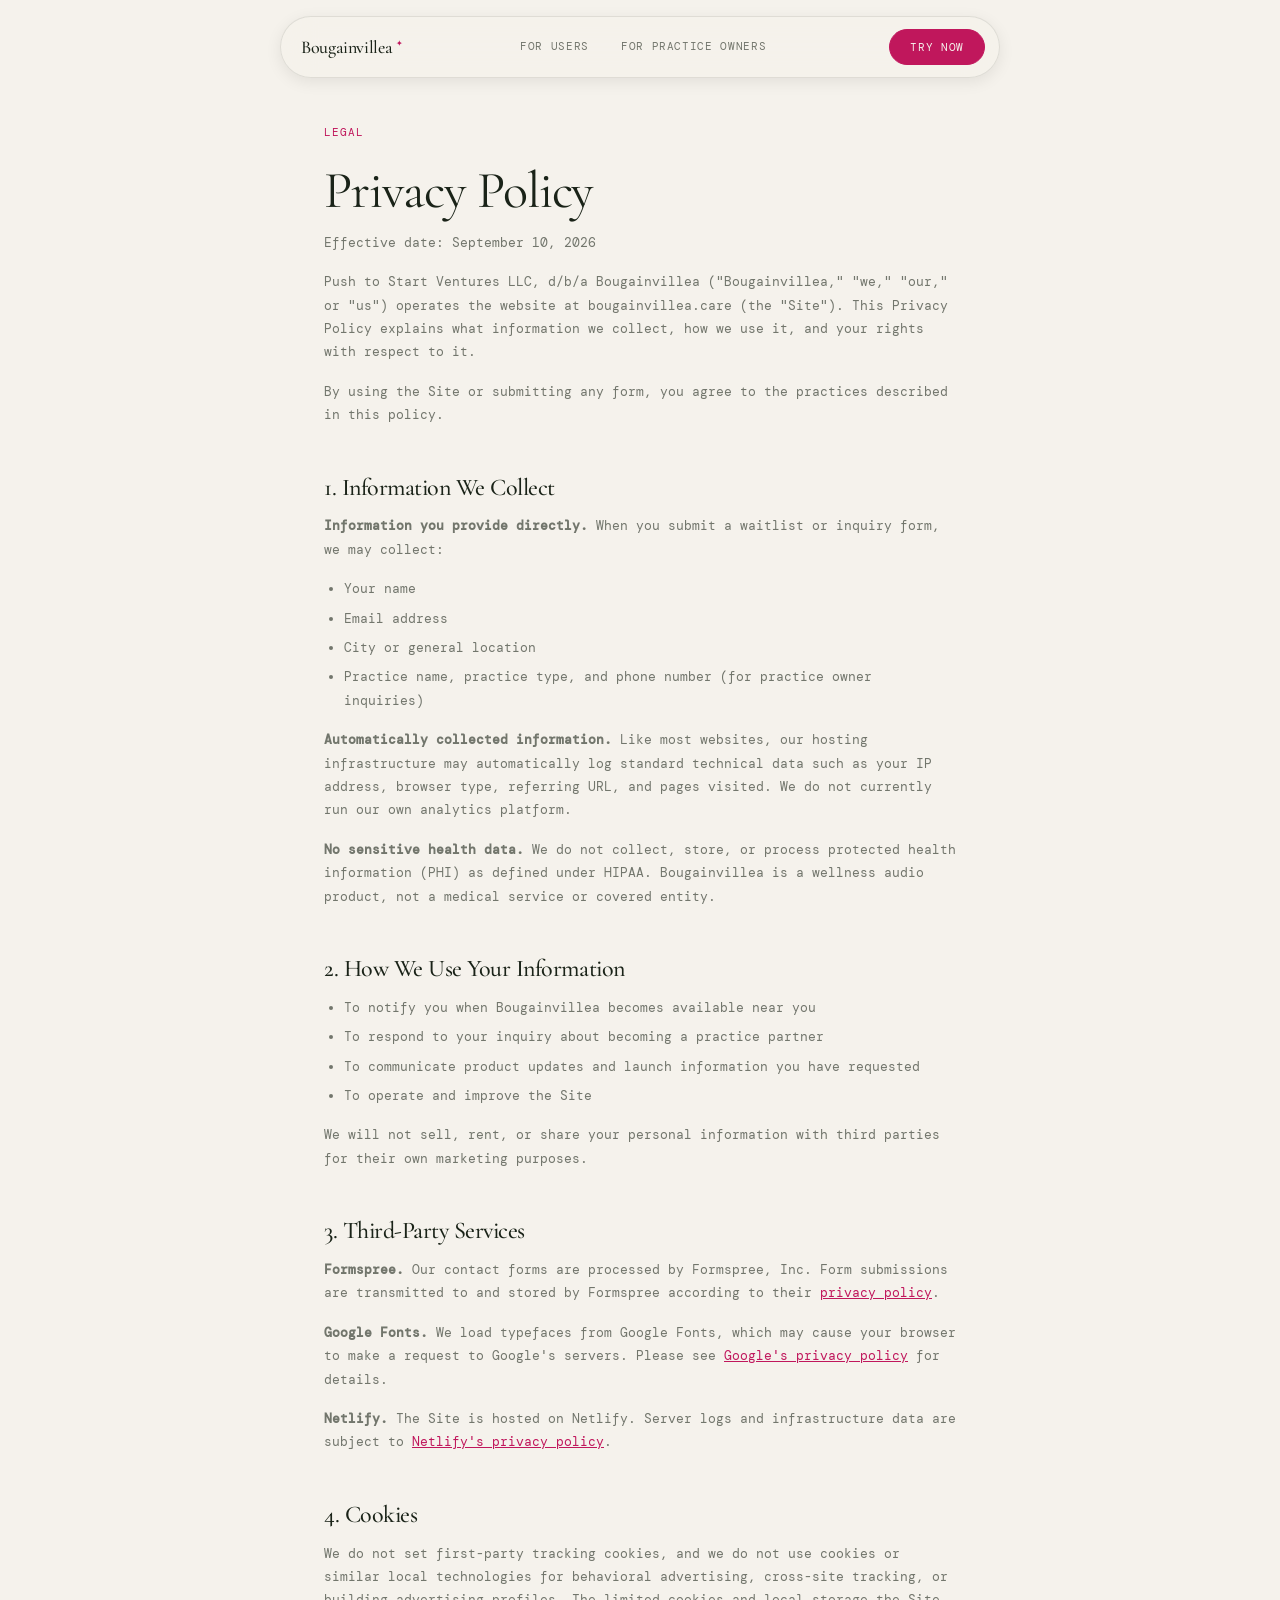
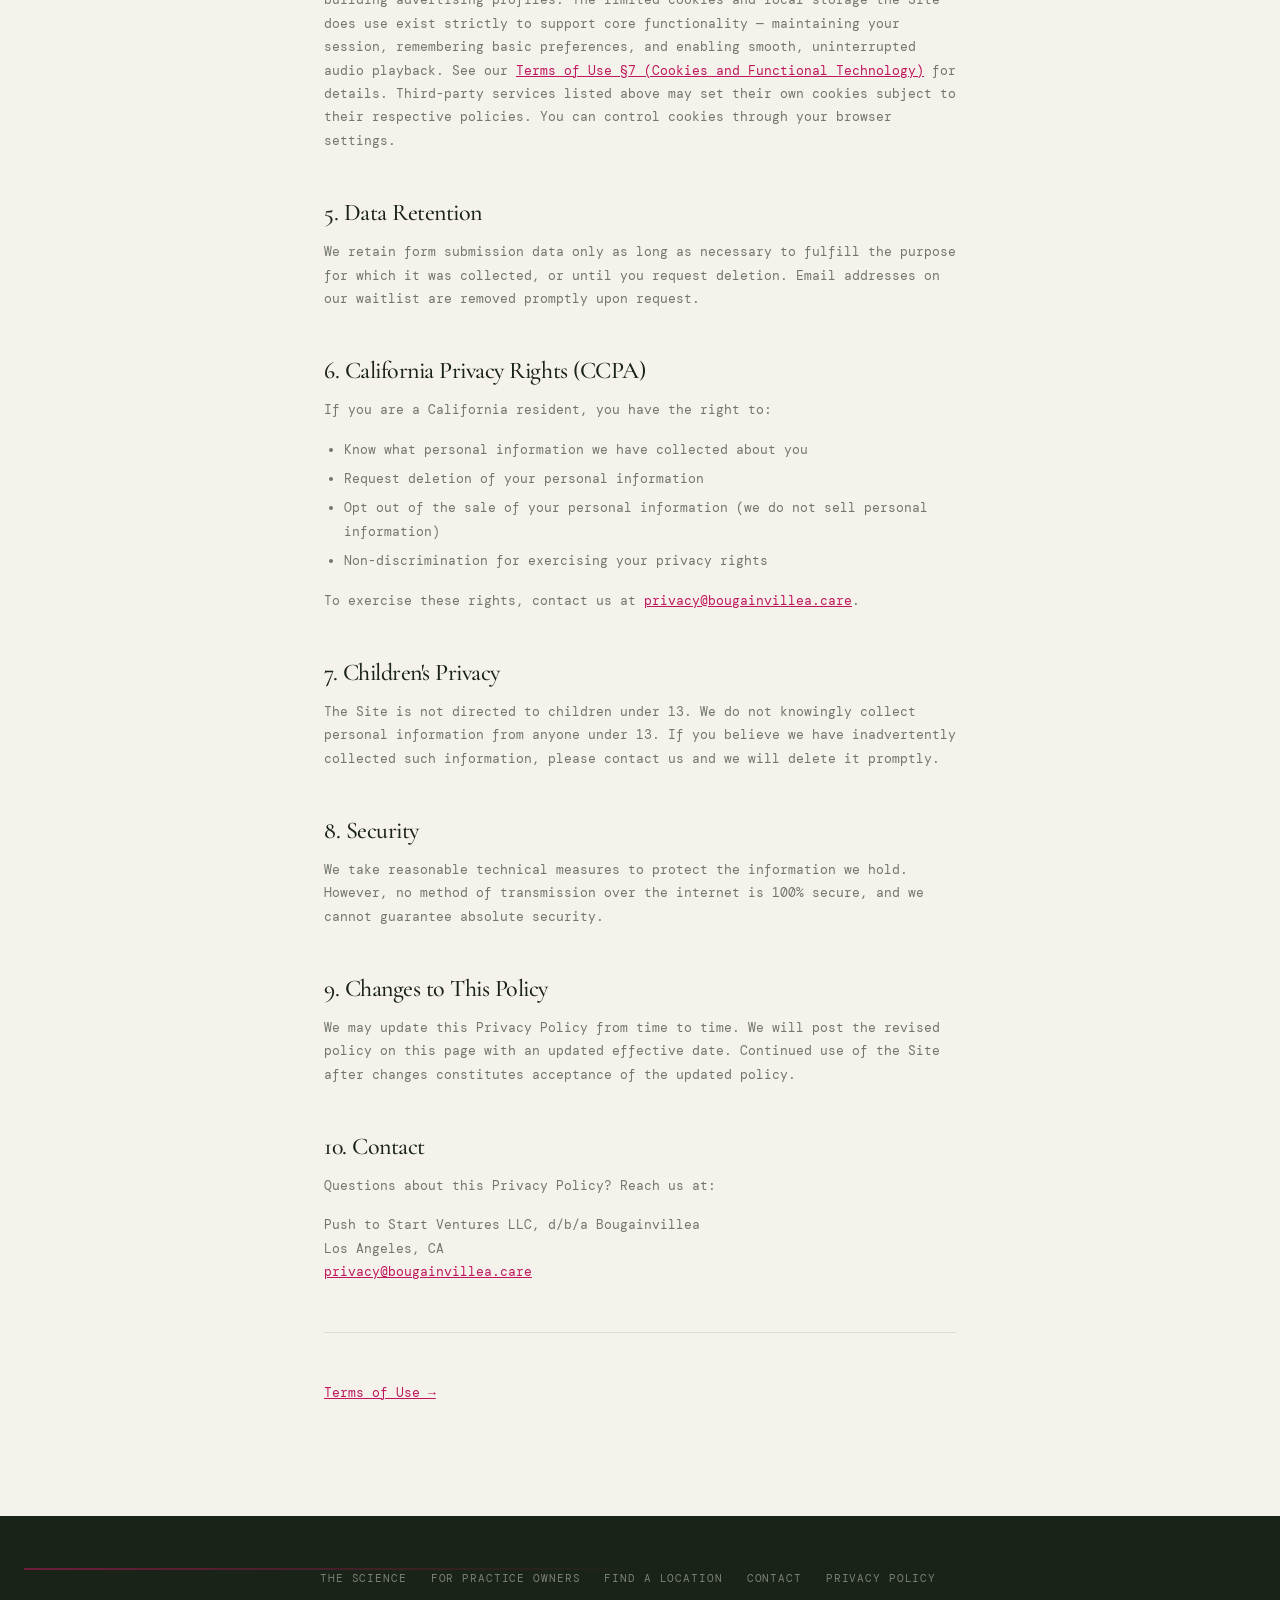
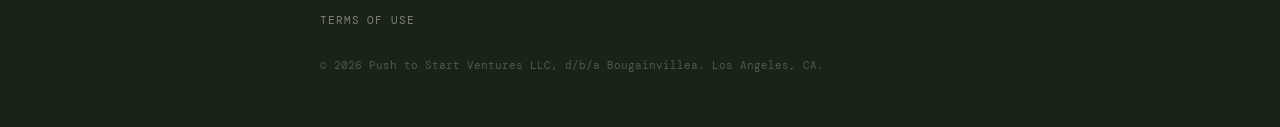
<file: privacy.html>
<!DOCTYPE html>
<html lang="en">
<head>
  <meta charset="UTF-8" />
  <meta name="viewport" content="width=device-width, initial-scale=1.0" />
  <title>Privacy Policy — Bougainvillea</title>
  <meta name="description" content="How Bougainvillea collects, uses, and protects your information." />
  <link rel="stylesheet" href="css/style.css" />
  <style>
    .legal { max-width: 680px; margin: 0 auto; padding: calc(var(--nav-h) + 64px) 24px 96px; }
    .legal__eyebrow { font-family: var(--mono); font-size: 11px; letter-spacing: 0.10em; text-transform: uppercase; color: var(--bloom); display: block; margin-bottom: 20px; }
    .legal__title { font-family: var(--serif); font-size: clamp(36px, 6vw, 52px); font-weight: 400; line-height: 1.1; color: var(--ink); margin-bottom: 12px; }
    .legal__date { font-family: var(--mono); font-size: 11px; color: var(--ink-60); margin-bottom: 56px; }
    .legal h2 { font-family: var(--serif); font-size: 24px; font-weight: 500; color: var(--ink); margin: 48px 0 14px; }
    .legal p { font-family: var(--mono); font-size: 13px; line-height: 1.8; color: var(--ink-60); margin-bottom: 16px; }
    .legal ul { font-family: var(--mono); font-size: 13px; line-height: 1.8; color: var(--ink-60); padding-left: 20px; margin-bottom: 16px; }
    .legal ul li { margin-bottom: 6px; }
    .legal a { color: var(--bloom); text-decoration: underline; }
    .legal hr { border: none; border-top: 1px solid var(--ink-10); margin: 48px 0; }
  </style>
</head>
<body>

  <nav class="nav" aria-label="Main navigation">
    <div class="nav__row">
      <a href="index.html" class="nav__logo">Bougainvillea</a>
      <div class="nav__links">
        <a href="index.html" class="nav__tab">For Users</a>
        <a href="operators.html" class="nav__tab">For Practice Owners</a>
      </div>
      <button class="nav__cta" onclick="window.location='index.html'">Try Now</button>
    </div>
  </nav>

  <main>
    <div class="legal">

      <span class="legal__eyebrow">Legal</span>
      <h1 class="legal__title">Privacy Policy</h1>
      <p class="legal__date">Effective date: September 10, 2026</p>

      <p>Push to Start Ventures LLC, d/b/a Bougainvillea ("Bougainvillea," "we," "our," or "us") operates the website at bougainvillea.care (the "Site"). This Privacy Policy explains what information we collect, how we use it, and your rights with respect to it.</p>
      <p>By using the Site or submitting any form, you agree to the practices described in this policy.</p>

      <h2>1. Information We Collect</h2>
      <p><strong>Information you provide directly.</strong> When you submit a waitlist or inquiry form, we may collect:</p>
      <ul>
        <li>Your name</li>
        <li>Email address</li>
        <li>City or general location</li>
        <li>Practice name, practice type, and phone number (for practice owner inquiries)</li>
      </ul>
      <p><strong>Automatically collected information.</strong> Like most websites, our hosting infrastructure may automatically log standard technical data such as your IP address, browser type, referring URL, and pages visited. We do not currently run our own analytics platform.</p>
      <p><strong>No sensitive health data.</strong> We do not collect, store, or process protected health information (PHI) as defined under HIPAA. Bougainvillea is a wellness audio product, not a medical service or covered entity.</p>

      <h2>2. How We Use Your Information</h2>
      <ul>
        <li>To notify you when Bougainvillea becomes available near you</li>
        <li>To respond to your inquiry about becoming a practice partner</li>
        <li>To communicate product updates and launch information you have requested</li>
        <li>To operate and improve the Site</li>
      </ul>
      <p>We will not sell, rent, or share your personal information with third parties for their own marketing purposes.</p>

      <h2>3. Third-Party Services</h2>
      <p><strong>Formspree.</strong> Our contact forms are processed by Formspree, Inc. Form submissions are transmitted to and stored by Formspree according to their <a href="https://formspree.io/legal/privacy-policy/" target="_blank" rel="noopener">privacy policy</a>.</p>
      <p><strong>Google Fonts.</strong> We load typefaces from Google Fonts, which may cause your browser to make a request to Google's servers. Please see <a href="https://policies.google.com/privacy" target="_blank" rel="noopener">Google's privacy policy</a> for details.</p>
      <p><strong>Netlify.</strong> The Site is hosted on Netlify. Server logs and infrastructure data are subject to <a href="https://www.netlify.com/privacy/" target="_blank" rel="noopener">Netlify's privacy policy</a>.</p>

      <h2>4. Cookies</h2>
      <p>We do not set first-party tracking cookies, and we do not use cookies or similar local technologies for behavioral advertising, cross-site tracking, or building advertising profiles. The limited cookies and local storage the Site does use exist strictly to support core functionality — maintaining your session, remembering basic preferences, and enabling smooth, uninterrupted audio playback. See our <a href="terms.html#cookies">Terms of Use §7 (Cookies and Functional Technology)</a> for details. Third-party services listed above may set their own cookies subject to their respective policies. You can control cookies through your browser settings.</p>

      <h2>5. Data Retention</h2>
      <p>We retain form submission data only as long as necessary to fulfill the purpose for which it was collected, or until you request deletion. Email addresses on our waitlist are removed promptly upon request.</p>

      <h2>6. California Privacy Rights (CCPA)</h2>
      <p>If you are a California resident, you have the right to:</p>
      <ul>
        <li>Know what personal information we have collected about you</li>
        <li>Request deletion of your personal information</li>
        <li>Opt out of the sale of your personal information (we do not sell personal information)</li>
        <li>Non-discrimination for exercising your privacy rights</li>
      </ul>
      <p>To exercise these rights, contact us at <a href="mailto:privacy@bougainvillea.care">privacy@bougainvillea.care</a>.</p>

      <h2>7. Children's Privacy</h2>
      <p>The Site is not directed to children under 13. We do not knowingly collect personal information from anyone under 13. If you believe we have inadvertently collected such information, please contact us and we will delete it promptly.</p>

      <h2>8. Security</h2>
      <p>We take reasonable technical measures to protect the information we hold. However, no method of transmission over the internet is 100% secure, and we cannot guarantee absolute security.</p>

      <h2>9. Changes to This Policy</h2>
      <p>We may update this Privacy Policy from time to time. We will post the revised policy on this page with an updated effective date. Continued use of the Site after changes constitutes acceptance of the updated policy.</p>

      <h2>10. Contact</h2>
      <p>Questions about this Privacy Policy? Reach us at:</p>
      <p>Push to Start Ventures LLC, d/b/a Bougainvillea<br>Los Angeles, CA<br><a href="mailto:privacy@bougainvillea.care">privacy@bougainvillea.care</a></p>

      <hr>
      <p><a href="terms.html">Terms of Use →</a></p>

    </div>
  </main>

  <footer class="footer">
    <div class="footer__inner">
      <nav class="footer__links" aria-label="Footer navigation">
        <a href="index.html#science" class="footer__link">The Science</a>
        <a href="operators.html" class="footer__link">For Practice Owners</a>
        <a href="index.html#locations" class="footer__link">Find a Location</a>
        <a href="mailto:hello@bougainvillea.care" class="footer__link">Contact</a>
        <a href="privacy.html" class="footer__link">Privacy Policy</a>
        <a href="terms.html" class="footer__link">Terms of Use</a>
      </nav>
      <p class="footer__copy">© 2026 Push to Start Ventures LLC, d/b/a Bougainvillea. Los Angeles, CA.</p>
    </div>
  </footer>

</body>
</html>
</file>
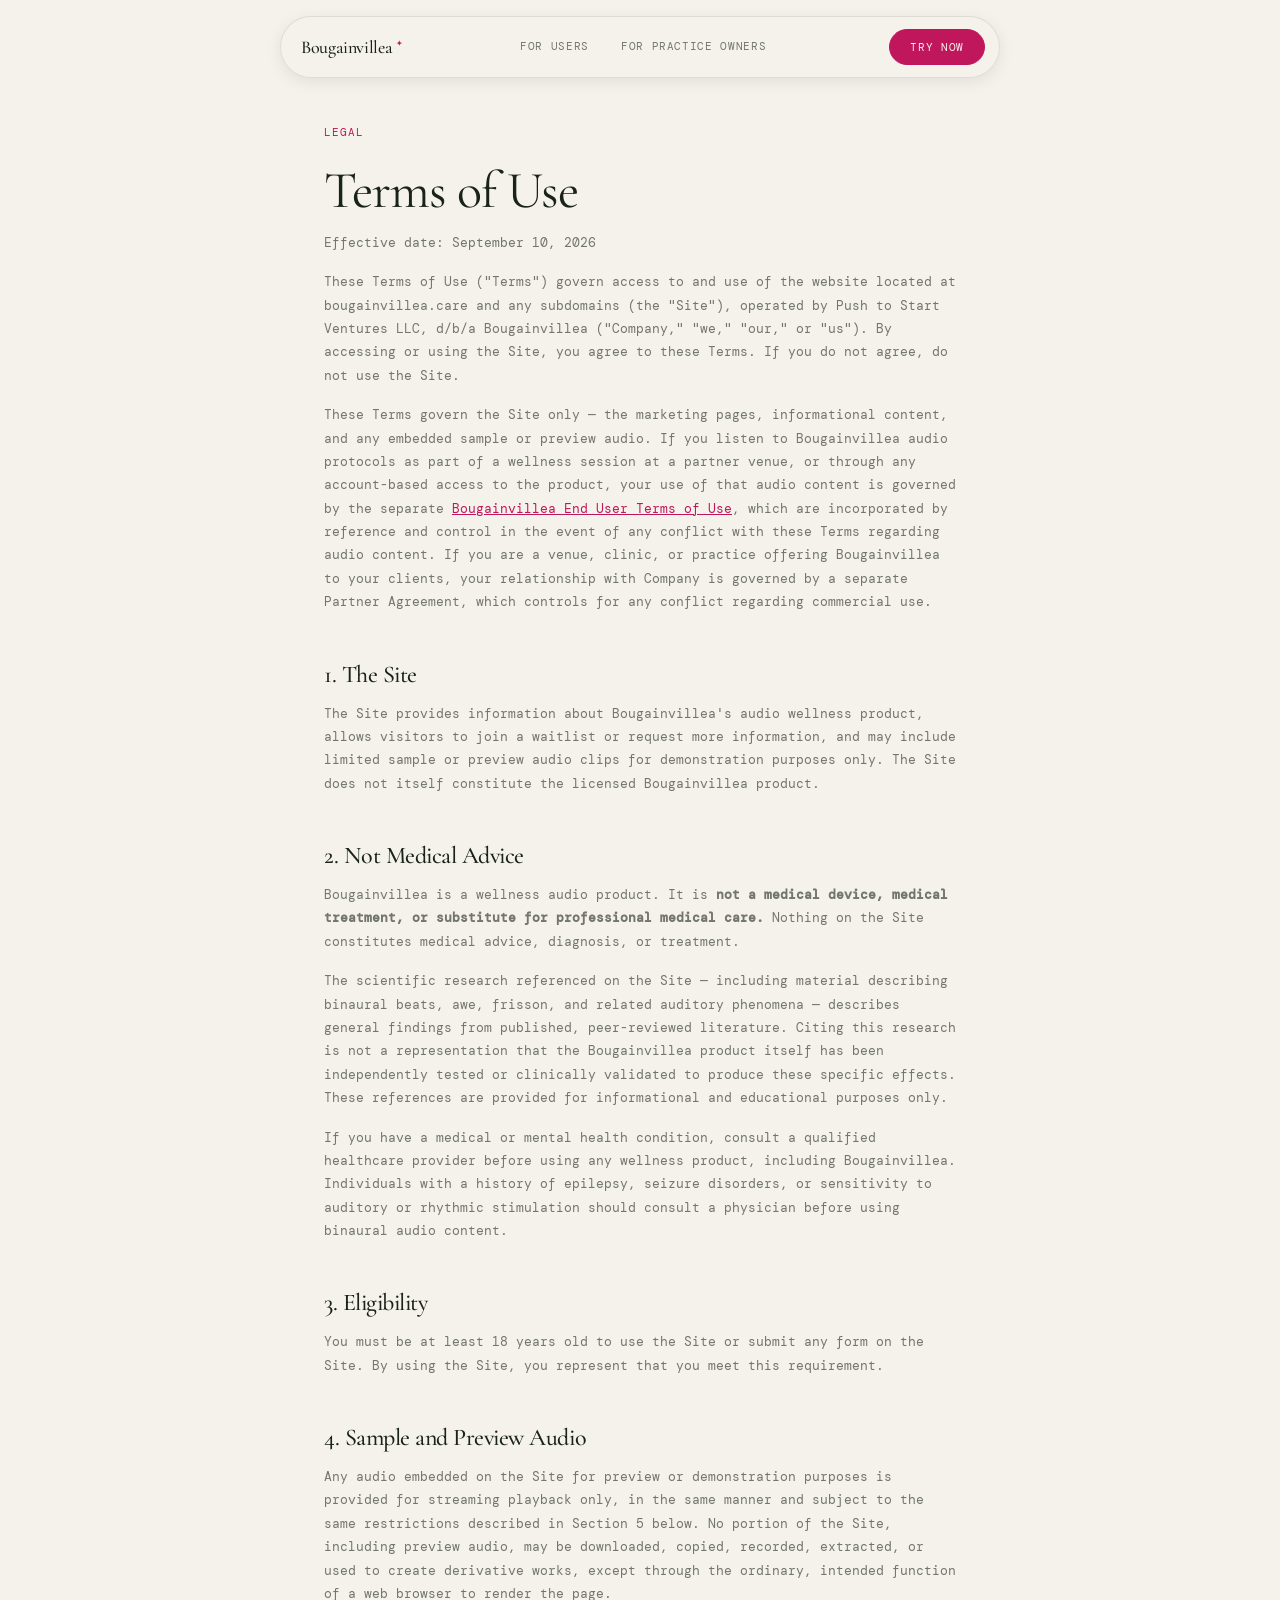
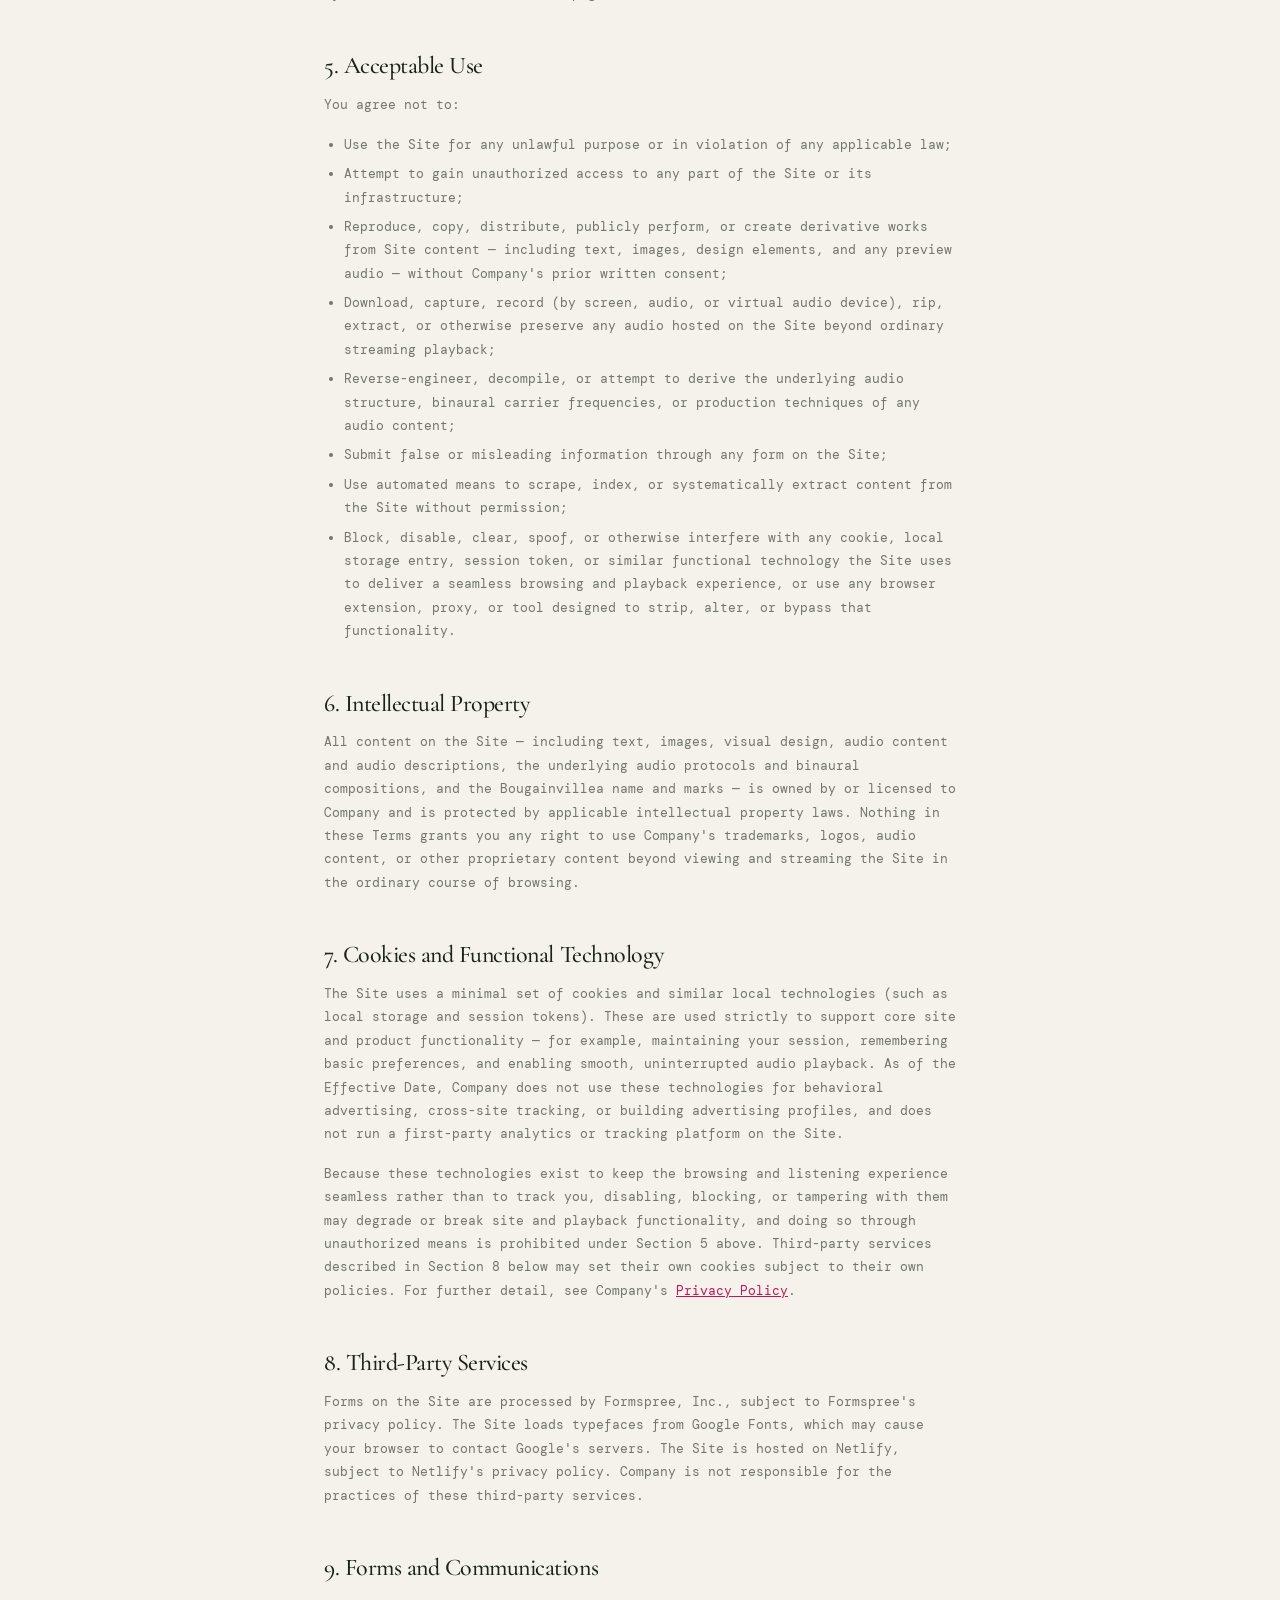
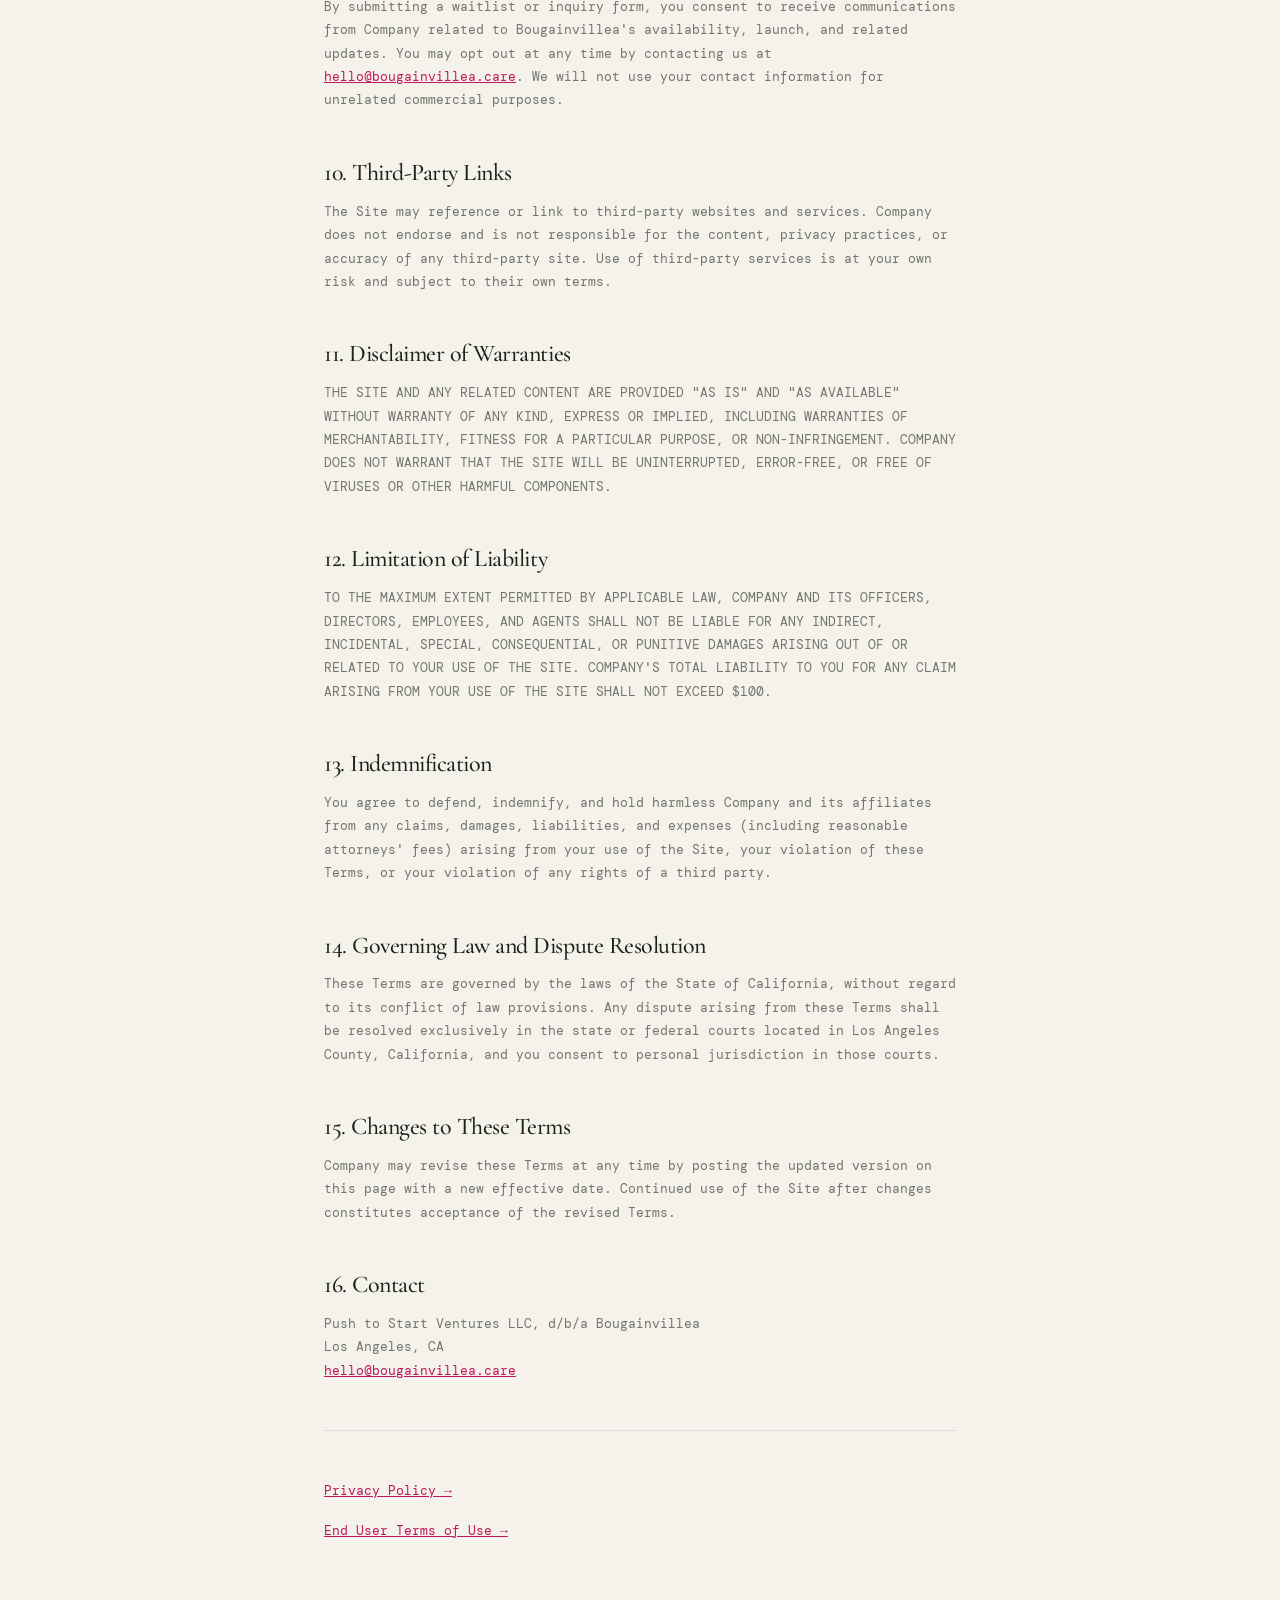
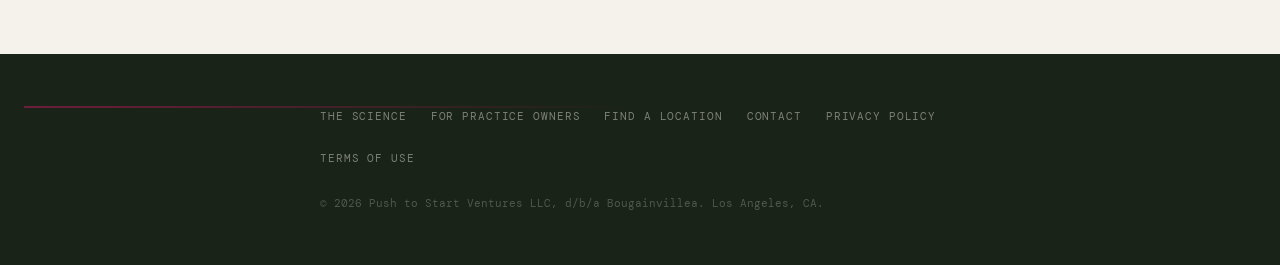
<file: terms.html>
<!DOCTYPE html>
<html lang="en">
<head>
  <meta charset="UTF-8" />
  <meta name="viewport" content="width=device-width, initial-scale=1.0" />
  <title>Terms of Use — Bougainvillea</title>
  <meta name="description" content="Terms governing use of the Bougainvillea website." />
  <link rel="stylesheet" href="css/style.css" />
  <style>
    .legal { max-width: 680px; margin: 0 auto; padding: calc(var(--nav-h) + 64px) 24px 96px; }
    .legal__eyebrow { font-family: var(--mono); font-size: 11px; letter-spacing: 0.10em; text-transform: uppercase; color: var(--bloom); display: block; margin-bottom: 20px; }
    .legal__title { font-family: var(--serif); font-size: clamp(36px, 6vw, 52px); font-weight: 400; line-height: 1.1; color: var(--ink); margin-bottom: 12px; }
    .legal__date { font-family: var(--mono); font-size: 11px; color: var(--ink-60); margin-bottom: 56px; }
    .legal h2 { font-family: var(--serif); font-size: 24px; font-weight: 500; color: var(--ink); margin: 48px 0 14px; }
    .legal p { font-family: var(--mono); font-size: 13px; line-height: 1.8; color: var(--ink-60); margin-bottom: 16px; }
    .legal ul { font-family: var(--mono); font-size: 13px; line-height: 1.8; color: var(--ink-60); padding-left: 20px; margin-bottom: 16px; }
    .legal ul li { margin-bottom: 6px; }
    .legal a { color: var(--bloom); text-decoration: underline; }
    .legal hr { border: none; border-top: 1px solid var(--ink-10); margin: 48px 0; }
  </style>
</head>
<body>

  <nav class="nav" aria-label="Main navigation">
    <div class="nav__row">
      <a href="index.html" class="nav__logo">Bougainvillea</a>
      <div class="nav__links">
        <a href="index.html" class="nav__tab">For Users</a>
        <a href="operators.html" class="nav__tab">For Practice Owners</a>
      </div>
      <button class="nav__cta" onclick="window.location='index.html'">Try Now</button>
    </div>
  </nav>

  <main>
    <div class="legal">

      <span class="legal__eyebrow">Legal</span>
      <h1 class="legal__title">Terms of Use</h1>
      <p class="legal__date">Effective date: September 10, 2026</p>

      <p>These Terms of Use ("Terms") govern access to and use of the website located at bougainvillea.care and any subdomains (the "Site"), operated by Push to Start Ventures LLC, d/b/a Bougainvillea ("Company," "we," "our," or "us"). By accessing or using the Site, you agree to these Terms. If you do not agree, do not use the Site.</p>
      <p>These Terms govern the Site only — the marketing pages, informational content, and any embedded sample or preview audio. If you listen to Bougainvillea audio protocols as part of a wellness session at a partner venue, or through any account-based access to the product, your use of that audio content is governed by the separate <a href="end-user-terms.html">Bougainvillea End User Terms of Use</a>, which are incorporated by reference and control in the event of any conflict with these Terms regarding audio content. If you are a venue, clinic, or practice offering Bougainvillea to your clients, your relationship with Company is governed by a separate Partner Agreement, which controls for any conflict regarding commercial use.</p>

      <h2>1. The Site</h2>
      <p>The Site provides information about Bougainvillea's audio wellness product, allows visitors to join a waitlist or request more information, and may include limited sample or preview audio clips for demonstration purposes only. The Site does not itself constitute the licensed Bougainvillea product.</p>

      <h2>2. Not Medical Advice</h2>
      <p>Bougainvillea is a wellness audio product. It is <strong>not a medical device, medical treatment, or substitute for professional medical care.</strong> Nothing on the Site constitutes medical advice, diagnosis, or treatment.</p>
      <p>The scientific research referenced on the Site — including material describing binaural beats, awe, frisson, and related auditory phenomena — describes general findings from published, peer-reviewed literature. Citing this research is not a representation that the Bougainvillea product itself has been independently tested or clinically validated to produce these specific effects. These references are provided for informational and educational purposes only.</p>
      <p>If you have a medical or mental health condition, consult a qualified healthcare provider before using any wellness product, including Bougainvillea. Individuals with a history of epilepsy, seizure disorders, or sensitivity to auditory or rhythmic stimulation should consult a physician before using binaural audio content.</p>

      <h2>3. Eligibility</h2>
      <p>You must be at least 18 years old to use the Site or submit any form on the Site. By using the Site, you represent that you meet this requirement.</p>

      <h2>4. Sample and Preview Audio</h2>
      <p>Any audio embedded on the Site for preview or demonstration purposes is provided for streaming playback only, in the same manner and subject to the same restrictions described in Section 5 below. No portion of the Site, including preview audio, may be downloaded, copied, recorded, extracted, or used to create derivative works, except through the ordinary, intended function of a web browser to render the page.</p>

      <h2>5. Acceptable Use</h2>
      <p>You agree not to:</p>
      <ul>
        <li>Use the Site for any unlawful purpose or in violation of any applicable law;</li>
        <li>Attempt to gain unauthorized access to any part of the Site or its infrastructure;</li>
        <li>Reproduce, copy, distribute, publicly perform, or create derivative works from Site content — including text, images, design elements, and any preview audio — without Company's prior written consent;</li>
        <li>Download, capture, record (by screen, audio, or virtual audio device), rip, extract, or otherwise preserve any audio hosted on the Site beyond ordinary streaming playback;</li>
        <li>Reverse-engineer, decompile, or attempt to derive the underlying audio structure, binaural carrier frequencies, or production techniques of any audio content;</li>
        <li>Submit false or misleading information through any form on the Site;</li>
        <li>Use automated means to scrape, index, or systematically extract content from the Site without permission;</li>
        <li>Block, disable, clear, spoof, or otherwise interfere with any cookie, local storage entry, session token, or similar functional technology the Site uses to deliver a seamless browsing and playback experience, or use any browser extension, proxy, or tool designed to strip, alter, or bypass that functionality.</li>
      </ul>

      <h2>6. Intellectual Property</h2>
      <p>All content on the Site — including text, images, visual design, audio content and audio descriptions, the underlying audio protocols and binaural compositions, and the Bougainvillea name and marks — is owned by or licensed to Company and is protected by applicable intellectual property laws. Nothing in these Terms grants you any right to use Company's trademarks, logos, audio content, or other proprietary content beyond viewing and streaming the Site in the ordinary course of browsing.</p>

      <h2 id="cookies">7. Cookies and Functional Technology</h2>
      <p>The Site uses a minimal set of cookies and similar local technologies (such as local storage and session tokens). These are used strictly to support core site and product functionality — for example, maintaining your session, remembering basic preferences, and enabling smooth, uninterrupted audio playback. As of the Effective Date, Company does not use these technologies for behavioral advertising, cross-site tracking, or building advertising profiles, and does not run a first-party analytics or tracking platform on the Site.</p>
      <p>Because these technologies exist to keep the browsing and listening experience seamless rather than to track you, disabling, blocking, or tampering with them may degrade or break site and playback functionality, and doing so through unauthorized means is prohibited under Section 5 above. Third-party services described in Section 8 below may set their own cookies subject to their own policies. For further detail, see Company's <a href="privacy.html">Privacy Policy</a>.</p>

      <h2>8. Third-Party Services</h2>
      <p>Forms on the Site are processed by Formspree, Inc., subject to Formspree's privacy policy. The Site loads typefaces from Google Fonts, which may cause your browser to contact Google's servers. The Site is hosted on Netlify, subject to Netlify's privacy policy. Company is not responsible for the practices of these third-party services.</p>

      <h2>9. Forms and Communications</h2>
      <p>By submitting a waitlist or inquiry form, you consent to receive communications from Company related to Bougainvillea's availability, launch, and related updates. You may opt out at any time by contacting us at <a href="mailto:hello@bougainvillea.care">hello@bougainvillea.care</a>. We will not use your contact information for unrelated commercial purposes.</p>

      <h2>10. Third-Party Links</h2>
      <p>The Site may reference or link to third-party websites and services. Company does not endorse and is not responsible for the content, privacy practices, or accuracy of any third-party site. Use of third-party services is at your own risk and subject to their own terms.</p>

      <h2>11. Disclaimer of Warranties</h2>
      <p>THE SITE AND ANY RELATED CONTENT ARE PROVIDED "AS IS" AND "AS AVAILABLE" WITHOUT WARRANTY OF ANY KIND, EXPRESS OR IMPLIED, INCLUDING WARRANTIES OF MERCHANTABILITY, FITNESS FOR A PARTICULAR PURPOSE, OR NON-INFRINGEMENT. COMPANY DOES NOT WARRANT THAT THE SITE WILL BE UNINTERRUPTED, ERROR-FREE, OR FREE OF VIRUSES OR OTHER HARMFUL COMPONENTS.</p>

      <h2>12. Limitation of Liability</h2>
      <p>TO THE MAXIMUM EXTENT PERMITTED BY APPLICABLE LAW, COMPANY AND ITS OFFICERS, DIRECTORS, EMPLOYEES, AND AGENTS SHALL NOT BE LIABLE FOR ANY INDIRECT, INCIDENTAL, SPECIAL, CONSEQUENTIAL, OR PUNITIVE DAMAGES ARISING OUT OF OR RELATED TO YOUR USE OF THE SITE. COMPANY'S TOTAL LIABILITY TO YOU FOR ANY CLAIM ARISING FROM YOUR USE OF THE SITE SHALL NOT EXCEED $100.</p>

      <h2>13. Indemnification</h2>
      <p>You agree to defend, indemnify, and hold harmless Company and its affiliates from any claims, damages, liabilities, and expenses (including reasonable attorneys' fees) arising from your use of the Site, your violation of these Terms, or your violation of any rights of a third party.</p>

      <h2>14. Governing Law and Dispute Resolution</h2>
      <p>These Terms are governed by the laws of the State of California, without regard to its conflict of law provisions. Any dispute arising from these Terms shall be resolved exclusively in the state or federal courts located in Los Angeles County, California, and you consent to personal jurisdiction in those courts.</p>

      <h2>15. Changes to These Terms</h2>
      <p>Company may revise these Terms at any time by posting the updated version on this page with a new effective date. Continued use of the Site after changes constitutes acceptance of the revised Terms.</p>

      <h2>16. Contact</h2>
      <p>Push to Start Ventures LLC, d/b/a Bougainvillea<br>Los Angeles, CA<br><a href="mailto:hello@bougainvillea.care">hello@bougainvillea.care</a></p>

      <hr>
      <p><a href="privacy.html">Privacy Policy →</a></p>
      <p><a href="end-user-terms.html">End User Terms of Use →</a></p>

    </div>
  </main>

  <footer class="footer">
    <div class="footer__inner">
      <nav class="footer__links" aria-label="Footer navigation">
        <a href="index.html#science" class="footer__link">The Science</a>
        <a href="operators.html" class="footer__link">For Practice Owners</a>
        <a href="index.html#locations" class="footer__link">Find a Location</a>
        <a href="mailto:hello@bougainvillea.care" class="footer__link">Contact</a>
        <a href="privacy.html" class="footer__link">Privacy Policy</a>
        <a href="terms.html" class="footer__link">Terms of Use</a>
      </nav>
      <p class="footer__copy">© 2026 Push to Start Ventures LLC, d/b/a Bougainvillea. Los Angeles, CA.</p>
    </div>
  </footer>

</body>
</html>
</file>
<file: css/style.css>
/* ============================================================
   BOUGAINVILLEA — Shared Stylesheet
   Base:  #f5f2ec (parchment) / #1a2318 (forest ink)
   Bloom: #c0175c (bougainvillea magenta) — used as accent pops
   Type:  Cormorant Garamond (editorial serif) + DM Mono
   ============================================================ */

@import url('https://fonts.googleapis.com/css2?family=Cormorant+Garamond:ital,wght@0,300;0,400;0,500;0,600;1,300;1,400;1,500&family=DM+Mono:wght@300;400&display=swap');

/* ── Reset & Base ─────────────────────────────────── */
*, *::before, *::after { box-sizing: border-box; margin: 0; padding: 0; }

:root {
  --cream:   #f5f2ec;
  --ink:     #1a2318;
  --forest:  #3d5c3a;
  --mid:     #6b7f68;
  --bloom:   #c0175c;   /* bougainvillea magenta */
  --bloom-20: rgba(192,23,92,0.18);
  --ink-10:  rgba(26,35,24,0.10);
  --ink-20:  rgba(26,35,24,0.20);
  --ink-60:  rgba(26,35,24,0.60);

  --serif: 'Cormorant Garamond', Georgia, serif;
  --mono:  'DM Mono', 'Courier New', monospace;

  --nav-h: 60px;
}

html { scroll-behavior: smooth; }

body {
  font-family: var(--mono);
  background: var(--cream);
  color: var(--ink);
  font-size: 14px;
  line-height: 1.6;
  -webkit-font-smoothing: antialiased;
}

img { display: block; width: 100%; height: 100%; object-fit: cover; }
a { color: inherit; text-decoration: none; }
button { cursor: pointer; border: none; background: none; font-family: inherit; }

/* ── Floating Nav ─────────────────────────────────── */
.nav {
  position: fixed;
  top: 16px;
  left: 50%;
  transform: translateX(-50%);
  z-index: 100;
  width: calc(100% - 32px);
  max-width: 720px;
  display: flex;
  flex-direction: column;
  background: rgba(245,242,236,0.90);
  backdrop-filter: blur(16px);
  -webkit-backdrop-filter: blur(16px);
  border: 1px solid var(--ink-10);
  border-radius: 999px;
  overflow: hidden;
  box-shadow: 0 4px 16px rgba(0,0,0,0.08);
  transition: border-radius 0.35s ease;
}

.nav--open { border-radius: 24px; }

.nav__row {
  display: flex;
  align-items: center;
  justify-content: space-between;
  height: var(--nav-h);
  padding: 0 8px 0 20px;
  flex-shrink: 0;
}

/* ── Demo Player ──────────────────────────────────── */
.nav__player {
  display: flex;
  align-items: center;
  gap: 10px;
  padding: 0 16px;
  max-height: 0;
  opacity: 0;
  pointer-events: none;
  transition: max-height 0.35s ease, opacity 0.25s ease, padding 0.3s ease;
}

.nav--open .nav__player {
  max-height: 56px;
  opacity: 1;
  pointer-events: auto;
  padding: 0 16px 14px;
}

.nav__play-btn {
  width: 30px;
  height: 30px;
  border-radius: 50%;
  background: var(--bloom);
  color: var(--cream);
  font-size: 10px;
  display: flex;
  align-items: center;
  justify-content: center;
  flex-shrink: 0;
  transition: background 0.2s;
}
.nav__play-btn:hover { background: var(--forest); }

.nav__player-meta {
  flex: 1;
  min-width: 0;
  display: flex;
  flex-direction: column;
  gap: 6px;
}

.nav__player-track {
  font-family: var(--mono);
  font-size: 9px;
  letter-spacing: 0.08em;
  text-transform: uppercase;
  color: var(--ink);
  white-space: nowrap;
  overflow: hidden;
  text-overflow: ellipsis;
}

.nav__player-progress {
  width: 100%;
  height: 16px;        /* tall hit area — no padding/margin hacks */
  cursor: pointer;
  position: relative;
}
/* visual rail via pseudo-element so the hit area stays full height */
.nav__player-progress::before {
  content: '';
  position: absolute;
  left: 0; right: 0;
  top: 6.5px; bottom: 6.5px;   /* 3px visible rail centred in 16px */
  background: var(--ink-20);
  border-radius: 999px;
  transition: top 0.15s, bottom 0.15s;
}
.nav__player-progress:hover::before,
.nav__player-progress.seeking::before {
  top: 5.5px; bottom: 5.5px;   /* 5px on hover/drag */
}

.nav__player-fill {
  position: absolute;
  left: 0;
  top: 6.5px; bottom: 6.5px;
  width: 0%;
  background: var(--bloom);
  border-radius: 999px;
  transition: top 0.15s, bottom 0.15s;
}
.nav__player-progress:hover .nav__player-fill,
.nav__player-progress.seeking .nav__player-fill {
  top: 5.5px; bottom: 5.5px;
}

/* Thumb dot on hover / drag */
.nav__player-fill::after {
  content: '';
  position: absolute;
  right: -5px;
  top: 50%;
  width: 10px; height: 10px;
  border-radius: 50%;
  background: var(--bloom);
  transform: translateY(-50%) scale(0);
  transition: transform 0.15s;
}
.nav__player-progress:hover .nav__player-fill::after,
.nav__player-progress.seeking .nav__player-fill::after {
  transform: translateY(-50%) scale(1);
}

.nav__player-time {
  font-family: var(--mono);
  font-size: 9px;
  color: var(--ink-60);
  white-space: nowrap;
  flex-shrink: 0;
}

.nav__player-close {
  font-size: 12px;
  color: var(--ink-60);
  width: 24px;
  height: 24px;
  display: flex;
  align-items: center;
  justify-content: center;
  border-radius: 50%;
  flex-shrink: 0;
  transition: background 0.2s, color 0.2s;
}
.nav__player-close:hover { background: var(--ink-10); color: var(--ink); }

.nav__logo {
  font-family: var(--serif);
  font-size: 18px;
  font-weight: 500;
  letter-spacing: -0.02em;
  color: var(--ink);
}

/* Small bloom dot after the wordmark — a nod to the flower */
.nav__logo::after {
  content: '✦';
  font-size: 8px;
  color: var(--bloom);
  vertical-align: super;
  margin-left: 4px;
  line-height: 0;
}

.nav__links {
  display: flex;
  align-items: center;
  gap: 4px;
}

.nav__tab {
  font-family: var(--mono);
  font-size: 11px;
  letter-spacing: 0.06em;
  text-transform: uppercase;
  padding: 6px 14px;
  border-radius: 999px;
  color: var(--ink-60);
  transition: background 0.2s, color 0.2s;
}

.nav__tab:hover { background: var(--ink-10); color: var(--ink); }

.nav__tab.active {
  display: none;
}

.nav__cta {
  font-family: var(--mono);
  font-size: 11px;
  letter-spacing: 0.06em;
  text-transform: uppercase;
  padding: 10px 20px;
  border-radius: 999px;
  border: 1px solid var(--bloom);
  color: var(--cream);
  background: var(--bloom);
  transition: background 0.2s, color 0.2s, border-color 0.2s;
  white-space: nowrap;
  margin: 6px;
}

.nav__cta:hover {
  background: var(--forest);
  color: var(--cream);
  border-color: var(--forest);
}

/* ── Page Wrapper ─────────────────────────────────── */
.page {
  padding-top: calc(var(--nav-h) + 16px);
}

/* ── Section Primitives ───────────────────────────── */
.section {
  padding: 96px 24px;
  max-width: 100%;
}

.section--dark {
  background: var(--ink);
  color: var(--cream);
  padding: 96px 24px;
}

.inner {
  max-width: 640px;
  margin: 0 auto;
}

/* ── Label / Eyebrow — bloom accent ──────────────── */
.label {
  font-family: var(--mono);
  font-size: 10px;
  letter-spacing: 0.14em;
  text-transform: uppercase;
  color: var(--bloom);          /* pop of magenta */
  margin-bottom: 20px;
  display: flex;
  align-items: center;
  gap: 8px;
}

/* Thin bloom line before label */
.label::before {
  content: '';
  display: inline-block;
  width: 20px;
  height: 1px;
  background: var(--bloom);
  flex-shrink: 0;
}

.section--dark .label {
  color: rgba(224,100,155,0.85);   /* bloom lightened for dark bg */
}

.section--dark .label::before {
  background: rgba(224,100,155,0.85);
}

/* The hero eyebrow doesn't use .label, stays subtle */
.hero__eyebrow {
  font-family: var(--mono);
  font-size: 10px;
  letter-spacing: 0.14em;
  text-transform: uppercase;
  color: rgba(245,242,236,0.55);
  margin-bottom: 20px;
  display: flex;
  align-items: center;
  gap: 8px;
}

.hero__eyebrow::before {
  content: '';
  display: inline-block;
  width: 16px;
  height: 1px;
  background: var(--bloom);
  opacity: 0.8;
}

/* ── Headlines ────────────────────────────────────── */
h1, h2, h3 {
  font-family: var(--serif);
  font-weight: 400;
  line-height: 1.08;
  letter-spacing: -0.02em;
}

h1 { font-size: clamp(48px, 12vw, 88px); }
h2 { font-size: clamp(36px, 8vw, 64px); }
h3 { font-size: clamp(22px, 5vw, 36px); }

/* ── Body Text ────────────────────────────────────── */
.body {
  font-family: var(--mono);
  font-size: 13px;
  line-height: 1.75;
  color: var(--ink-60);
  max-width: 520px;
}

.section--dark .body {
  color: rgba(245,242,236,0.65);
}

/* ── CTA Buttons ──────────────────────────────────── */
.btn {
  display: inline-flex;
  align-items: center;
  gap: 8px;
  font-family: var(--mono);
  font-size: 11px;
  letter-spacing: 0.08em;
  text-transform: uppercase;
  padding: 14px 28px;
  border-radius: 999px;
  border: 1px solid var(--ink);
  color: var(--ink);
  background: transparent;
  transition: background 0.2s, color 0.2s, border-color 0.2s;
  margin-top: 32px;
}

.btn:hover {
  background: var(--bloom);
  border-color: var(--bloom);
  color: var(--cream);
}

.btn--solid {
  background: var(--ink);
  color: var(--cream);
  border-color: var(--ink);
}

.btn--solid:hover {
  background: var(--bloom);
  border-color: var(--bloom);
}

.section--dark .btn {
  border-color: rgba(245,242,236,0.35);
  color: var(--cream);
}

.section--dark .btn:hover {
  background: var(--bloom);
  border-color: var(--bloom);
  color: var(--cream);
}

/* ── Hero ─────────────────────────────────────────── */
/* Pull hero flush to top, overriding .page padding */
.hero {
  margin-top: calc(-1 * (var(--nav-h) + 16px));
}

.hero .btn {
  background: var(--bloom);
  border-color: var(--bloom);
  color: var(--cream);
}

.hero .btn:hover {
  background: var(--forest);
  border-color: var(--forest);
}

.hero__ctas {
  display: flex;
  flex-wrap: wrap;
  align-items: center;
  gap: 16px;
}

.hero .btn--outline {
  background: transparent;
  border-color: rgba(245,242,236,0.45);
  color: var(--cream);
}

.hero .btn--outline:hover {
  background: rgba(245,242,236,0.12);
  border-color: rgba(245,242,236,0.75);
}

.hero {
  position: relative;
  min-height: 100svh;
  display: flex;
  flex-direction: column;
  justify-content: flex-start;
  overflow: hidden;
  background: var(--ink);
}

.hero__bg {
  position: absolute;
  inset: 0;
  z-index: 0;
}

/* Higher saturation so bougainvillea magenta bleeds through */
.hero__bg img {
  width: 100%;
  height: 100%;
  object-fit: cover;
  filter: saturate(0.65) brightness(0.72);
}

.hero__overlay {
  position: absolute;
  inset: 0;
  background: linear-gradient(
    to top,
    rgba(26,35,24,0.82) 0%,
    rgba(26,35,24,0.20) 50%,
    transparent 100%
  );
  z-index: 1;
}

.hero__content {
  position: relative;
  z-index: 2;
  padding: calc(var(--nav-h) + 16px + 64px) 24px 60px;
  color: var(--cream);
  width: 100%;
  max-width: 688px;   /* 640px text + 24px padding × 2 — matches .inner */
  margin: 0 auto;
}

.hero__headline {
  font-family: var(--serif);
  font-size: clamp(44px, 13vw, 96px);
  font-weight: 300;
  line-height: 1.0;
  letter-spacing: -0.03em;
  color: var(--cream);
  margin-bottom: 24px;
}

.hero__sub {
  font-family: var(--mono);
  font-size: 13px;
  line-height: 1.75;
  color: rgba(245,242,236,0.72);
  max-width: 400px;
}

/* ── Phase Arc ────────────────────────────────────── */
.phases {
  display: flex;
  flex-wrap: wrap;
  align-items: center;
  gap: 6px;
  margin-top: 28px;
}

.phases__item {
  font-family: var(--mono);
  font-size: 10px;
  letter-spacing: 0.08em;
  text-transform: uppercase;
  padding: 8px 14px;
  border: 1px solid var(--ink-20);
  border-radius: 12px;
  color: var(--ink-60);
  display: inline-flex;
  align-items: center;
  justify-content: center;
  text-align: center;
  max-width: 110px;
  white-space: normal;
  line-height: 1.4;
  flex-shrink: 0;
}

/* Arrow separators get bloom */
.phases__arrow {
  font-size: 11px;
  color: var(--bloom);
  padding: 0 2px;
  line-height: 1;
  flex-shrink: 0;
}

/* ── Pull Quote ───────────────────────────────────── */
.pullquote {
  font-family: var(--serif);
  font-style: italic;
  font-size: clamp(20px, 4vw, 26px);
  line-height: 1.45;
  color: var(--cream);
  border-left: 2px solid var(--bloom);   /* bloom accent */
  padding-left: 24px;
  margin: 52px 0 16px;
}

.pullquote__cite {
  font-family: var(--mono);
  font-size: 10px;
  letter-spacing: 0.1em;
  text-transform: uppercase;
  color: rgba(245,242,236,0.4);
  display: block;
  margin-top: 14px;
  padding-left: 26px;
}

/* ── Science Slider ───────────────────────────────── */
.sci-inner {
  max-width: 760px;
  margin: 0 auto;
}

.sci-header {
  max-width: 560px;
  margin-bottom: 52px;
}

/* Step nav */
.sci-nav {
  display: flex;
  gap: 0;
  border-bottom: 1px solid rgba(245,242,236,0.12);
  margin-bottom: 48px;
  overflow-x: auto;
  -webkit-overflow-scrolling: touch;
  scrollbar-width: none;
}

.sci-nav::-webkit-scrollbar { display: none; }

.sci-nav__tab {
  background: none;
  border: none;
  cursor: pointer;
  padding: 0 24px 20px;
  text-align: left;
  position: relative;
  color: rgba(245,242,236,0.35);
  transition: color 0.2s;
  white-space: nowrap;
  flex-shrink: 0;
}

.sci-nav__tab::after {
  content: '';
  position: absolute;
  bottom: -1px;
  left: 0;
  right: 0;
  height: 2px;
  background: var(--bloom);
  opacity: 0;
  transition: opacity 0.2s;
}

.sci-nav__tab--active,
.sci-nav__tab:hover {
  color: var(--cream);
}

.sci-nav__tab--active::after { opacity: 1; }

.sci-nav__num {
  display: block;
  font-family: var(--mono);
  font-size: 9px;
  letter-spacing: 0.12em;
  color: rgba(224,100,155,0.75);
  margin-bottom: 6px;
}

.sci-nav__tab--active .sci-nav__num,
.sci-nav__tab:hover .sci-nav__num {
  color: rgba(224,100,155,1);
}

.sci-nav__name {
  font-family: var(--mono);
  font-size: 10px;
  letter-spacing: 0.1em;
  text-transform: uppercase;
}

/* Slide content */
.sci-slides {
  min-height: 280px;
}

.sci-slide {
  display: none;
  animation: sci-fade-in 0.35s ease;
}

.sci-slide--active { display: block; }

@keyframes sci-fade-in {
  from { opacity: 0; transform: translateY(10px); }
  to   { opacity: 1; transform: translateY(0); }
}

.sci-slide__topic {
  font-family: var(--mono);
  font-size: 9px;
  letter-spacing: 0.16em;
  text-transform: uppercase;
  color: rgba(224,100,155,0.85);
  display: flex;
  align-items: center;
  gap: 8px;
  margin-bottom: 20px;
}

.sci-slide__topic::before {
  content: '';
  display: inline-block;
  width: 16px;
  height: 1px;
  background: rgba(224,100,155,0.85);
  flex-shrink: 0;
}

.sci-slide__finding {
  font-family: var(--serif);
  font-style: italic;
  font-size: clamp(26px, 5vw, 40px);
  line-height: 1.2;
  color: var(--cream);
  margin: 0 0 28px;
  font-weight: 400;
  border-left: 2px solid var(--bloom);
  padding-left: 24px;
}

.sci-slide__body {
  max-width: 520px;
  margin-bottom: 24px;
}

.sci-slide__cite {
  display: block;
  font-family: var(--mono);
  font-size: 9px;
  letter-spacing: 0.1em;
  text-transform: uppercase;
  color: rgba(245,242,236,0.3);
  line-height: 1.6;
  border-top: 1px solid rgba(245,242,236,0.08);
  padding-top: 20px;
  margin-top: 4px;
  max-width: 520px;
}

.sci-slide__cite em {
  font-style: normal;
  color: rgba(245,242,236,0.45);
}

/* Controls */
.sci-controls {
  display: flex;
  align-items: center;
  gap: 20px;
  margin-top: 40px;
}

.sci-ctrl {
  background: none;
  border: 1px solid rgba(245,242,236,0.2);
  color: rgba(245,242,236,0.5);
  cursor: pointer;
  width: 36px;
  height: 36px;
  border-radius: 50%;
  display: flex;
  align-items: center;
  justify-content: center;
  font-size: 14px;
  transition: border-color 0.2s, color 0.2s, background 0.2s;
  flex-shrink: 0;
}

.sci-ctrl:hover {
  border-color: var(--bloom);
  color: var(--cream);
  background: rgba(192,23,92,0.12);
}

.sci-dots {
  display: flex;
  gap: 8px;
  align-items: center;
}

.sci-dot {
  width: 5px;
  height: 5px;
  border-radius: 50%;
  background: rgba(245,242,236,0.2);
  transition: background 0.2s, transform 0.2s;
}

.sci-dot--active {
  background: var(--bloom);
  transform: scale(1.4);
}

/* ── Image Block ──────────────────────────────────── */
.mobile-iv-break { display: none; }
.mobile-flowers-show { display: none; }

.img-block {
  width: 100%;
  aspect-ratio: 3/2;
  overflow: hidden;
  background: var(--ink-10);
  position: relative;
}

/* Slightly more saturation — let the bougainvillea show */
.img-block img {
  filter: saturate(0.45) brightness(0.96);
  transition: filter 0.8s ease;
}

.img-block:hover img {
  filter: saturate(0.75) brightness(0.96);
}

/* Bloom gradient kiss at bottom edge of image break */
.img-block::after {
  content: '';
  position: absolute;
  inset: auto 0 0 0;
  height: 4px;
  background: linear-gradient(to right, var(--bloom), transparent 60%);
  opacity: 0.6;
  pointer-events: none;
}

/* ── Stats Strip ──────────────────────────────────── */
.stats {
  display: grid;
  grid-template-columns: repeat(2, 1fr);
  gap: 1px;
  background: var(--ink-10);
  border: 1px solid var(--ink-10);
  margin: 40px 0 0;
}

.section--dark .stats {
  background: rgba(245,242,236,0.08);
  border-color: rgba(245,242,236,0.08);
}

.stats__item {
  background: var(--cream);
  padding: 28px 20px;
}

.section--dark .stats__item {
  background: var(--ink);
}

/* Stats numbers get bloom on light backgrounds */
.stats__number {
  font-family: var(--serif);
  font-size: clamp(28px, 7vw, 48px);
  font-weight: 300;
  line-height: 1;
  letter-spacing: -0.02em;
  color: var(--bloom);
}

.section--dark .stats__number { color: var(--cream); }

.stats__label {
  font-family: var(--mono);
  font-size: 10px;
  letter-spacing: 0.08em;
  text-transform: uppercase;
  color: var(--mid);
  margin-top: 8px;
}

.section--dark .stats__label { color: rgba(245,242,236,0.45); }

/* ── Pills ────────────────────────────────────────── */
.pills {
  display: flex;
  flex-wrap: wrap;
  gap: 8px;
  margin-top: 24px;
}

.pill {
  font-family: var(--mono);
  font-size: 10px;
  letter-spacing: 0.08em;
  text-transform: uppercase;
  padding: 7px 16px;
  border: 1px solid var(--ink-20);
  border-radius: 999px;
  color: var(--ink-60);
  transition: border-color 0.2s, color 0.2s;
}

.pill:hover {
  border-color: var(--bloom);
  color: var(--bloom);
}

/* ── Stat Hero — large featured stat ─────────────── */
.stat-hero {
  display: flex;
  align-items: center;
  gap: 20px;
  margin-bottom: 40px;
  padding-bottom: 36px;
  border-bottom: 1px solid var(--ink-10);
}

.stat-hero__number {
  font-family: var(--serif);
  font-size: clamp(72px, 15vw, 108px);
  font-weight: 300;
  line-height: 1;
  letter-spacing: -0.03em;
  color: var(--bloom);
  flex-shrink: 0;
}

.stat-hero__label {
  font-family: var(--mono);
  font-size: 11px;
  letter-spacing: 0.08em;
  text-transform: uppercase;
  color: var(--ink-60);
  max-width: 180px;
  line-height: 1.6;
}

.stat-hero__source {
  font-family: var(--mono);
  font-size: 9px;
  letter-spacing: 0.10em;
  text-transform: uppercase;
  color: var(--ink-20);
  margin-top: 10px;
  display: block;
}

/* ── Pressure Points ──────────────────────────────── */
.how-it-works__image {
  width: 100%;
  border-radius: 12px;
  overflow: hidden;
  max-height: 420px;
}

.how-it-works__image img {
  width: 100%;
  height: 100%;
  object-fit: cover;
  object-position: center 30%;
  display: block;
}

.pressure-list {
  margin-top: 48px;
  display: flex;
  flex-direction: column;
}

.pressure-item {
  padding: 32px 0;
  border-top: 1px solid rgba(245,242,236,0.10);
  display: grid;
  grid-template-columns: 28px 1fr;
  gap: 20px;
  align-items: start;
}

.pressure-item__num {
  font-family: var(--mono);
  font-size: 10px;
  letter-spacing: 0.08em;
  color: var(--bloom);
  opacity: 0.7;
  padding-top: 5px;
}

.pressure-item__title {
  font-family: var(--serif);
  font-size: 22px;
  font-weight: 400;
  color: var(--cream);
  margin-bottom: 10px;
  line-height: 1.2;
}

.pressure-item__body {
  font-family: var(--mono);
  font-size: 12px;
  line-height: 1.75;
  color: rgba(245,242,236,0.58);
}

.pressure-item--featured {
  border-top-color: rgba(192,23,92,0.40) !important;
  padding-left: 0;
}

.pressure-item--featured .pressure-item__num {
  color: var(--bloom);
  opacity: 1;
}

.pressure-item--featured .pressure-item__title {
  color: var(--cream);
}

.pressure-item--featured .pressure-item__body {
  color: rgba(245,242,236,0.75);
}

.pressure-item--featured .integration-list {
  font-family: var(--mono);
  font-size: 10px;
  letter-spacing: 0.06em;
  text-transform: uppercase;
  color: rgba(224,100,155,0.80);
  margin-top: 14px;
  line-height: 1.8;
}

/* ── Operator List ────────────────────────────────── */
.operator-list {
  margin-top: 32px;
  border-top: 1px solid var(--ink-10);
}

.operator-row {
  display: flex;
  align-items: center;
  justify-content: space-between;
  padding: 16px 0;
  border-bottom: 1px solid var(--ink-10);
}

.operator-row__name {
  font-family: var(--serif);
  font-size: 18px;
  font-weight: 400;
}

.operator-row__tier {
  font-family: var(--mono);
  font-size: 10px;
  letter-spacing: 0.08em;
  text-transform: uppercase;
  color: var(--bloom);
}

/* ── Two-col layout ───────────────────────────────── */
.two-col {
  display: grid;
  grid-template-columns: 1fr;
  gap: 0;
}

@media (min-width: 680px) {
  .two-col { grid-template-columns: 1fr 1fr; }
}

.two-col__text {
  padding: 72px 32px;
  display: flex;
  flex-direction: column;
  justify-content: center;
}

.two-col__image {
  aspect-ratio: 1/1;
  overflow: hidden;
  position: relative;
}

.two-col__image img {
  filter: saturate(0.5) brightness(0.95);
  transition: filter 0.8s ease;
}

.two-col__image:hover img {
  filter: saturate(0.8);
}

@media (min-width: 680px) {
  .two-col__image { aspect-ratio: auto; min-height: 520px; }
}

/* ── Footer ───────────────────────────────────────── */
.footer {
  background: var(--ink);
  color: var(--cream);
  padding: 52px 24px;
}

.footer__inner {
  max-width: 640px;
  margin: 0 auto;
  display: flex;
  flex-direction: column;
  gap: 28px;
}

/* Small bloom accent bar at footer top */
.footer::before {
  content: '';
  display: block;
  width: 100%;
  height: 2px;
  background: linear-gradient(to right, var(--bloom) 0%, transparent 50%);
  opacity: 0.5;
  margin-bottom: 0;
}

.footer__links {
  display: flex;
  flex-wrap: wrap;
  gap: 24px;
}

.footer__legal-group {
  display: flex;
  gap: 24px;
}

.footer__link {
  font-family: var(--mono);
  font-size: 11px;
  letter-spacing: 0.08em;
  text-transform: uppercase;
  color: rgba(245,242,236,0.45);
  transition: color 0.2s;
}

.footer__link:hover { color: var(--cream); }

.footer__copy {
  font-family: var(--mono);
  font-size: 11px;
  color: rgba(245,242,236,0.25);
}

/* ── Bloom divider — used between major sections ──── */
.bloom-divider {
  display: block;
  width: 32px;
  height: 2px;
  background: var(--bloom);
  margin-bottom: 28px;
}

/* ── Utility ──────────────────────────────────────── */
.mt-8  { margin-top: 8px; }
.mt-16 { margin-top: 16px; }
.mt-24 { margin-top: 24px; }
.mt-32 { margin-top: 32px; }
.mt-48 { margin-top: 48px; }

/* ── Pill Groups (dark section) ───────────────────── */
.pill-groups {
  display: flex;
  flex-direction: column;
  gap: 28px;
  margin-top: 48px;
}

.pill-group__label {
  font-family: var(--mono);
  font-size: 9px;
  letter-spacing: 0.14em;
  text-transform: uppercase;
  color: rgba(245,242,236,0.28);
  display: block;
  margin-bottom: 10px;
}

.pill-group .pills {
  margin-top: 0;
}

/* Dark variant pill — used inside .section--dark */
.dark-pill {
  border-color: rgba(245,242,236,0.18);
  color: rgba(245,242,236,0.65);
}

.dark-pill:hover {
  border-color: rgba(224,100,155,0.60);
  color: rgba(224,100,155,1);
}

/* ── Science section CTA ──────────────────────────── */
.sci-cta {
  margin-top: 40px;
}

.sci-disclaimer {
  font-family: var(--mono);
  font-size: 13px;
  line-height: 1.8;
  color: var(--cream);
  max-width: 520px;
  margin-bottom: 24px;
  padding: 20px 24px;
  background: rgba(245,242,236,0.06);
  border: 1px solid rgba(245,242,236,0.12);
  border-left: 2px solid var(--bloom);
  border-radius: 12px;
}

/* ── Phases label ─────────────────────────────────── */
.phases__label {
  font-family: var(--mono);
  font-size: 10px;
  letter-spacing: 0.1em;
  text-transform: uppercase;
  color: var(--ink-60);
  margin-bottom: 14px;
  display: block;
}

/* ── Mobile refinements ───────────────────────────── */
@media (max-width: 480px) {
  /* Nav — single tab + CTA fits cleanly */
  .nav__row { padding: 0 4px 0 16px; }
  .nav__player { padding: 0 12px; }
  .nav--open .nav__player { padding: 0 12px 12px; }
  .nav__logo { font-size: 15px; }
  .nav__tab { font-size: 9px; letter-spacing: 0.04em; padding: 5px 10px; }
  .nav__cta { padding: 8px 14px; margin: 4px; font-size: 10px; }

  /* Hero — tighter height, fix content padding */
  .hero { min-height: 75svh; }
  .hero__content { padding: calc(var(--nav-h) + 16px + 28px) 20px 44px; }

  /* Sections */
  .section, .section--dark { padding: 56px 20px; }

  /* Phases — horizontal scroll to preserve arrows */
  .phases { flex-wrap: nowrap; overflow-x: auto; -webkit-overflow-scrolling: touch; scrollbar-width: none; padding-bottom: 8px; }
  .phases::-webkit-scrollbar { display: none; }

  /* Stats */
  .stats { grid-template-columns: 1fr 1fr; }

  /* Two-col */
  .two-col__text { padding: 40px 20px; }
  .two-col__image { display: none; }

  /* Mobile-only IV session image swap */
  .mobile-iv-break { display: block; }
  /* Flowers image: hide at original position, show above locations */
  .mobile-flowers-hide { display: none; }
  .mobile-flowers-show { display: block; }

  /* Pressure items */
  .pressure-item { padding: 22px 0; }
  .pressure-item__title { font-size: 19px; }

  /* Science slider */
  .sci-inner { padding: 0 4px; }
  .sci-nav__tab { padding: 0 16px 18px; }
  .sci-slide__finding { font-size: clamp(22px, 6vw, 34px); }
  .sci-slide__finding .sci-break { display: none; }

  /* Stat hero — keeps number readable without overflowing */
  .stat-hero { flex-direction: column; align-items: flex-start; gap: 12px; }
  .stat-hero__number { font-size: clamp(64px, 18vw, 96px); }
  .stat-hero__label { max-width: 100%; font-size: 10px; }

  /* Pill groups — readable spacing on small screens */
  .pill-groups { gap: 22px; margin-top: 36px; }
  .pill-group__label { font-size: 8px; }
  .pill { font-size: 9px; padding: 6px 13px; }

  /* Body text — slightly more readable */
  .body { font-size: 12px; }
  .pressure-item__body { font-size: 11px; }
  .hero__sub { font-size: 12px; }

  /* Modal — full-width sheet on mobile */
  .modal__panel { border-radius: 20px 20px 0 0; padding: 36px 24px 48px; }
  .modal { align-items: flex-end; padding: 0; }
}

/* ── Modal ─────────────────────────────────────────── */
.modal {
  position: fixed;
  inset: 0;
  z-index: 200;
  background: rgba(26,35,24,0.70);
  backdrop-filter: blur(10px);
  -webkit-backdrop-filter: blur(10px);
  display: flex;
  align-items: center;
  justify-content: center;
  padding: 24px;
}

.modal[hidden] { display: none; }

.modal__panel {
  background: var(--cream);
  border-radius: 20px;
  padding: 48px 44px;
  width: 100%;
  max-width: 460px;
  max-height: 92vh;
  overflow-y: auto;
  outline: none;
  position: relative;
}

.modal__close {
  position: absolute;
  top: 18px;
  right: 20px;
  background: none;
  border: none;
  cursor: pointer;
  color: var(--ink-60);
  font-size: 18px;
  line-height: 1;
  padding: 6px;
  transition: color 0.2s;
}
.modal__close:hover { color: var(--ink); }

.modal__eyebrow {
  font-family: var(--mono);
  font-size: 9px;
  letter-spacing: 0.14em;
  text-transform: uppercase;
  color: var(--bloom);
  margin-bottom: 12px;
  display: flex;
  align-items: center;
  gap: 8px;
}
.modal__eyebrow::before {
  content: '';
  display: inline-block;
  width: 16px;
  height: 1px;
  background: var(--bloom);
  flex-shrink: 0;
}

.modal__title {
  font-family: var(--serif);
  font-size: clamp(30px, 7vw, 42px);
  font-weight: 300;
  line-height: 1.05;
  letter-spacing: -0.03em;
  color: var(--ink);
  margin-bottom: 10px;
}

.modal__subtitle {
  font-family: var(--mono);
  font-size: 12px;
  line-height: 1.75;
  color: var(--ink-60);
  margin-bottom: 32px;
  max-width: 340px;
}

.modal__field { margin-bottom: 14px; }

.modal__label {
  display: block;
  font-family: var(--mono);
  font-size: 9px;
  letter-spacing: 0.12em;
  text-transform: uppercase;
  color: var(--ink-60);
  margin-bottom: 6px;
}

.modal__input,
.modal__select {
  width: 100%;
  font-family: var(--mono);
  font-size: 13px;
  color: var(--ink);
  background: transparent;
  border: 1px solid var(--ink-20);
  border-radius: 8px;
  padding: 11px 14px;
  outline: none;
  transition: border-color 0.2s;
  -webkit-appearance: none;
  appearance: none;
}
.modal__input:focus,
.modal__select:focus { border-color: var(--bloom); }

.modal__select {
  background-image: url("data:image/svg+xml,%3Csvg xmlns='http://www.w3.org/2000/svg' width='12' height='7' viewBox='0 0 12 7'%3E%3Cpath d='M1 1l5 5 5-5' stroke='%231a2318' stroke-width='1.5' fill='none' stroke-linecap='round' stroke-linejoin='round'/%3E%3C/svg%3E");
  background-repeat: no-repeat;
  background-position: right 14px center;
  padding-right: 36px;
  cursor: pointer;
  color: var(--ink);
}
.modal__select option { color: var(--ink); background: var(--cream); }

.modal__submit {
  width: 100%;
  margin-top: 20px;
  font-family: var(--mono);
  font-size: 11px;
  letter-spacing: 0.08em;
  text-transform: uppercase;
  padding: 15px 28px;
  border-radius: 999px;
  border: none;
  background: var(--bloom);
  color: var(--cream);
  cursor: pointer;
  transition: background 0.2s, opacity 0.2s;
}
.modal__submit:hover:not(:disabled) { background: var(--forest); }
.modal__submit:disabled { opacity: 0.5; cursor: not-allowed; }

.modal__privacy {
  font-family: var(--mono);
  font-size: 9px;
  letter-spacing: 0.08em;
  text-transform: uppercase;
  color: var(--ink-20);
  text-align: center;
  margin-top: 14px;
}

.modal__success {
  text-align: center;
  padding: 24px 0 8px;
}
.modal__success-icon {
  display: block;
  font-size: 28px;
  color: var(--bloom);
  margin-bottom: 16px;
}
.modal__success h3 {
  font-family: var(--serif);
  font-size: 30px;
  font-weight: 300;
  letter-spacing: -0.02em;
  color: var(--ink);
  margin-bottom: 10px;
}
.modal__success p {
  font-family: var(--mono);
  font-size: 12px;
  line-height: 1.75;
  color: var(--ink-60);
}

.modal__error {
  font-family: var(--mono);
  font-size: 10px;
  letter-spacing: 0.04em;
  color: #b03030;
  margin-top: 12px;
  text-align: center;
  line-height: 1.6;
}
</file>
